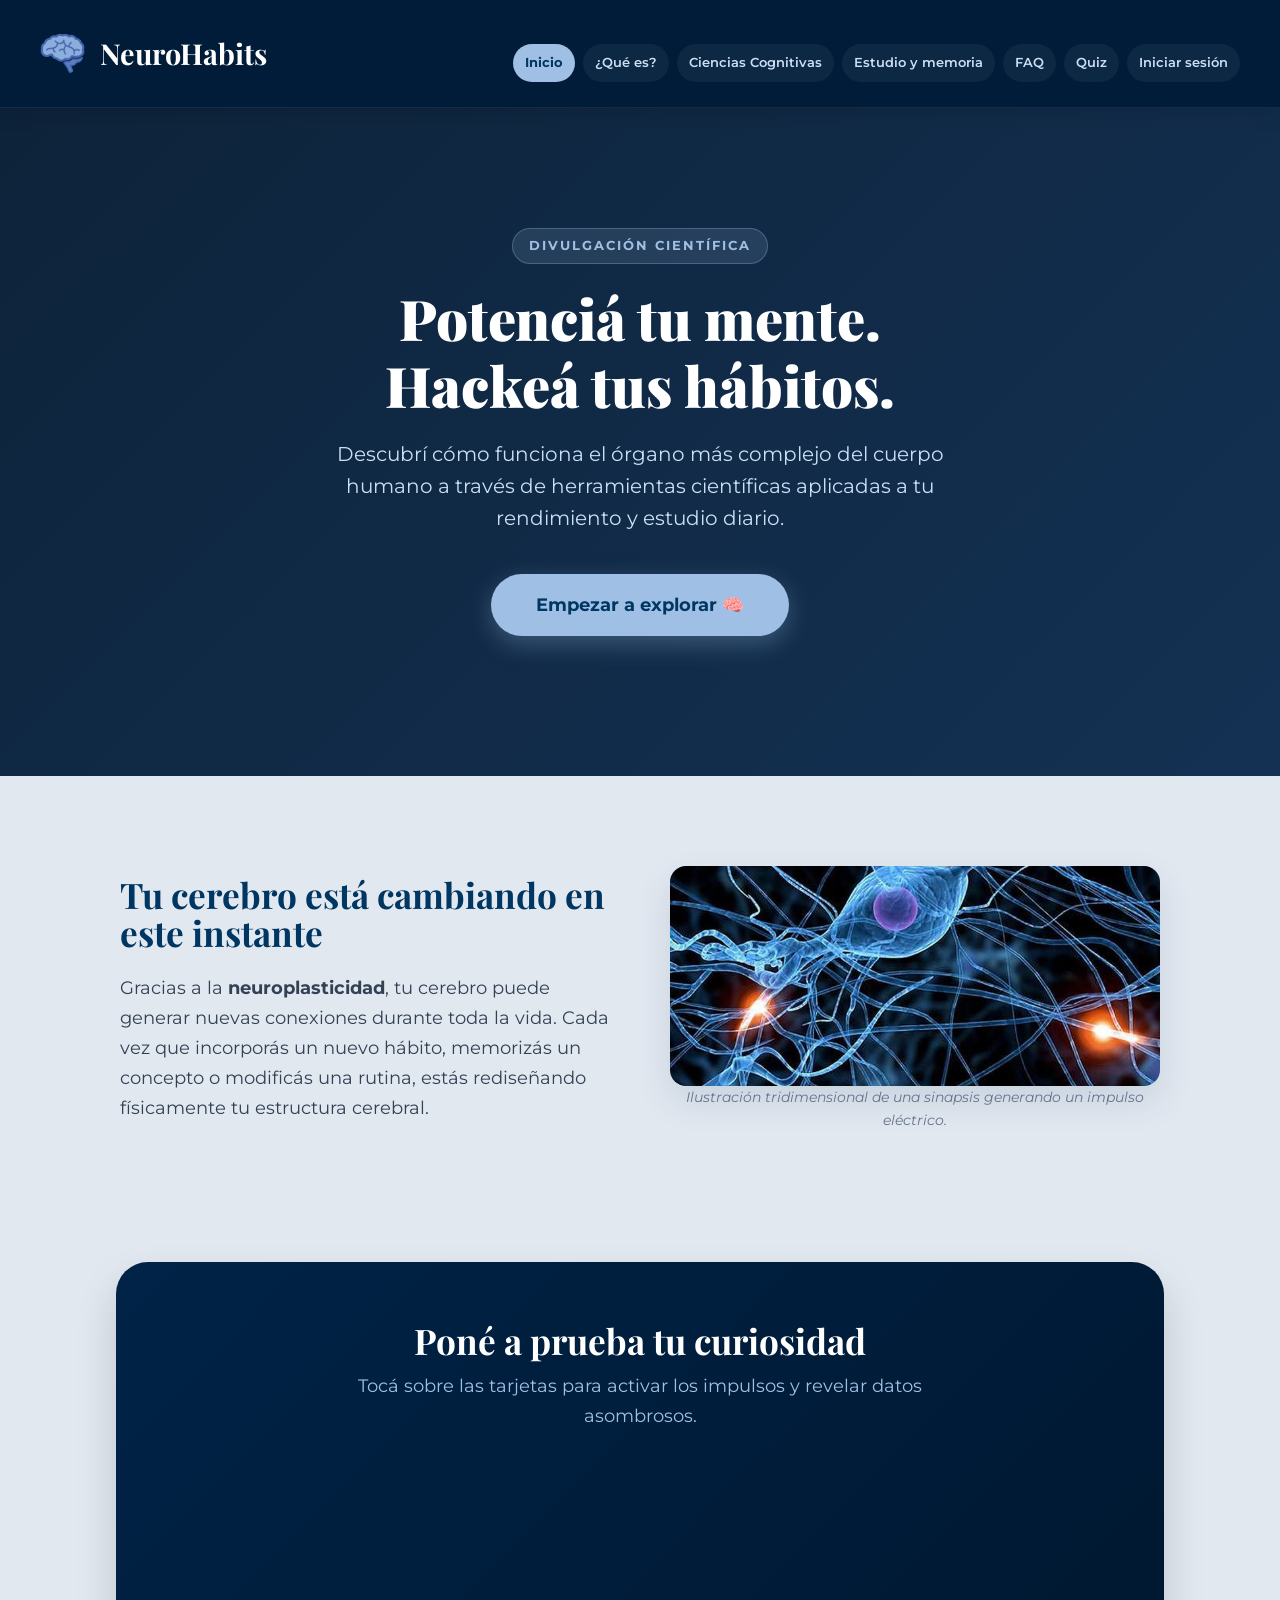
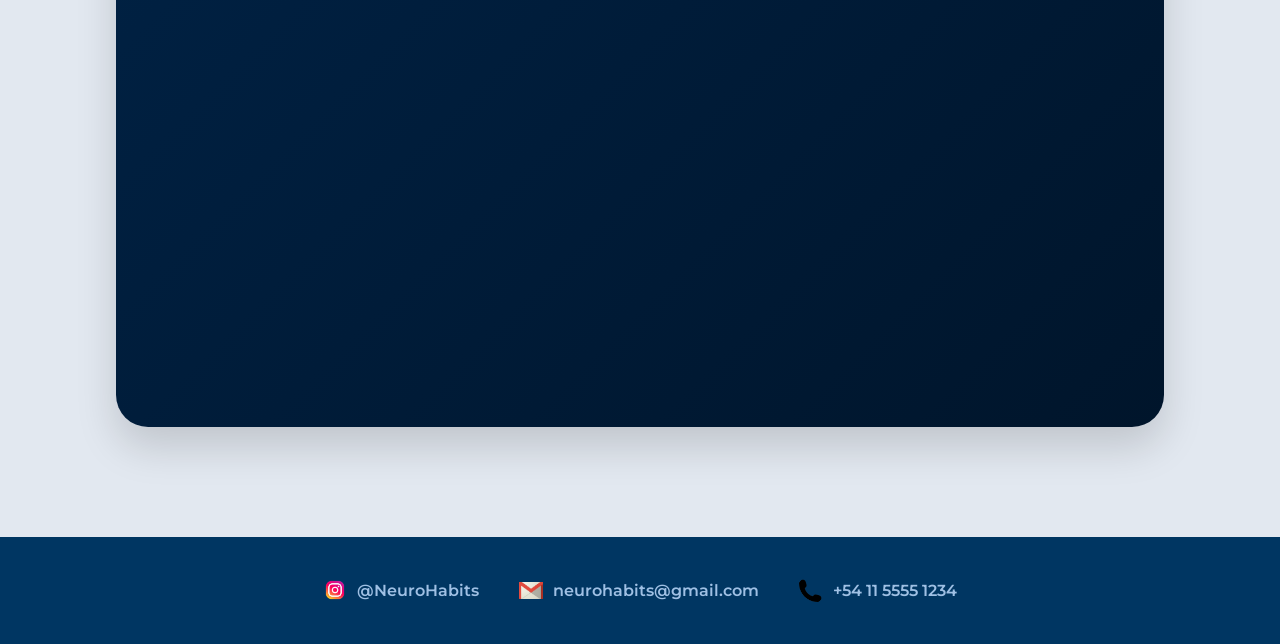
<file: index.html>
<!DOCTYPE html>
<html lang="es">
<head>
    <meta charset="UTF-8">
    <title>NeuroHabits | Hackeá tu Mente</title>
    <link href="css/estilos.css" rel="stylesheet"/>
    <meta name="viewport" content="width=device-width, initial-scale=1, shrink-to-fit=no" />
</head>
<body>

  <header class="header-principal">

       <div class="header-top">
           <img src="imagenes/logoneuro.webp" alt="Logo NeuroHabits">
           <h1>NeuroHabits</h1>
       </div>
       
       <nav class="nav-principal">
           <input type="checkbox" id="menu-toggle" class="menu-checkbox">
           <label for="menu-toggle" class="hamburger-btn">
               <span></span>
               <span></span>
               <span></span>
           </label>

           <ul class="nav-menu">
               <li><a href="index.html" class="active">Inicio</a></li> 
               <li><a href="que.html">¿Qué es?</a></li>
               <li><a href="cc.html">Ciencias Cognitivas</a></li>
               <li><a href="estudio.html">Estudio y memoria</a></li>
               <li><a href="preguntas.html">FAQ</a></li>
               <li><a href="quiz.html">Quiz</a></li> 
               <li><a href="registro.html">Iniciar sesión</a> </li>
           </ul>
       </nav>
   </header>

    <section class="hero-premium">
        <div class="hero-content">
            <span class="badge-tecnologico">DIVULGACIÓN CIENTÍFICA</span>
            <h1>Potenciá tu mente.<br>Hackeá tus hábitos.</h1>
            <p>Descubrí cómo funciona el órgano más complejo del cuerpo humano a través de herramientas científicas aplicadas a tu rendimiento y estudio diario.</p>
            <a href="#explorar" class="btn-premium">Empezar a explorar 🧠</a>
        </div>
    </section>

    <main id="explorar">
        
        <section class="seccion-presentacion">
            <div class="texto-presentacion">
                <h2>Tu cerebro está cambiando en este instante</h2>
                <p>Gracias a la <strong>neuroplasticidad</strong>, tu cerebro puede generar nuevas conexiones durante toda la vida. Cada vez que incorporás un nuevo hábito, memorizás un concepto o modificás una rutina, estás rediseñando físicamente tu estructura cerebral.</p>
            </div>
            <div class="imagen-presentacion">
                <img src="imagenes/neurociencias.jpg" alt="Redes neuronales en actividad">
                <span class="copete-imagen">Ilustración tridimensional de una sinapsis generando un impulso eléctrico.</span>
            </div>
        </section>

        <section class="seccion-tarjetas">
            <div class="tarjetas-titulos">
                <h2>Poné a prueba tu curiosidad</h2>
                <p>Tocá sobre las tarjetas para activar los impulsos y revelar datos asombrosos.</p>
            </div>

            <div class="flip-container">
                <div class="flip-card">
                    <div class="flip-card-inner">
                        <div class="flip-front">
                            <h3>🧠 ¿Sabías que...?</h3>
                        </div>
                        <div class="flip-back">
                            <p>El cerebro humano tiene aproximadamente 86 mil millones de neuronas.</p>
                        </div>
                    </div>
                </div>

                <div class="flip-card">
                    <div class="flip-card-inner">
                        <div class="flip-front">
                            <h3>😴 ¿Sabías que...?</h3>
                        </div>
                        <div class="flip-back">
                            <p>Mientras dormís, tu cerebro consolida los recuerdos del día.</p>
                        </div>
                    </div>
                </div>

                <div class="flip-card">
                    <div class="flip-card-inner">
                        <div class="flip-front">
                            <h3>⚡ ¿Sabías que...?</h3>
                        </div>
                        <div class="flip-back">
                            <p>Las señales nerviosas viajan a 430 km/h.</p>
                        </div>
                    </div>
                </div>

                <div class="flip-card">
                    <div class="flip-card-inner">
                        <div class="flip-front">
                            <h3>💤 ¿Sabías que...?</h3>
                        </div>
                        <div class="flip-back">
                            <p>El cerebro sigue activo mientras dormís, procesando información del día.</p>
                        </div>
                    </div>
                </div>

                <div class="flip-card">
                    <div class="flip-card-inner">
                        <div class="flip-front">
                            <h3>🎯 ¿Sabías que...?</h3>
                        </div>
                        <div class="flip-back">
                            <p>La técnica Pomodoro mejora la concentración dividiendo el tiempo en bloques de 25 minutos.</p>
                        </div>
                    </div>
                </div>

                <div class="flip-card">
                    <div class="flip-card-inner">
                        <div class="flip-front">
                            <h3>🔄 ¿Sabías que...?</h3>
                        </div>
                        <div class="flip-back">
                            <p>Cada vez que recordás algo, tu cerebro lo reconstruye, no lo reproduce exactamente.</p>
                        </div>
                    </div>
                </div>
            </div>
        </section>

    </main>
    
<footer class="footer-principal">
    <div class="contenedor-footer">
        
        <div class="contacto-footer">
            <div class="linea-contacto">
                <img src="imagenes/insta.png" alt="Instagram" class="icono-footer">
                <span>@NeuroHabits</span>
            </div>
            <div class="linea-contacto">
                <img src="imagenes/mail.png" alt="Email" class="icono-footer">
                <span>neurohabits@gmail.com</span>
            </div>
            <div class="linea-contacto">
                <img src="imagenes/tele.png" alt="Teléfono" class="icono-footer">
                <span>+54 11 5555 1234</span>
            </div>
        </div>

    </div>
</footer>

</body>
</html>
</file>
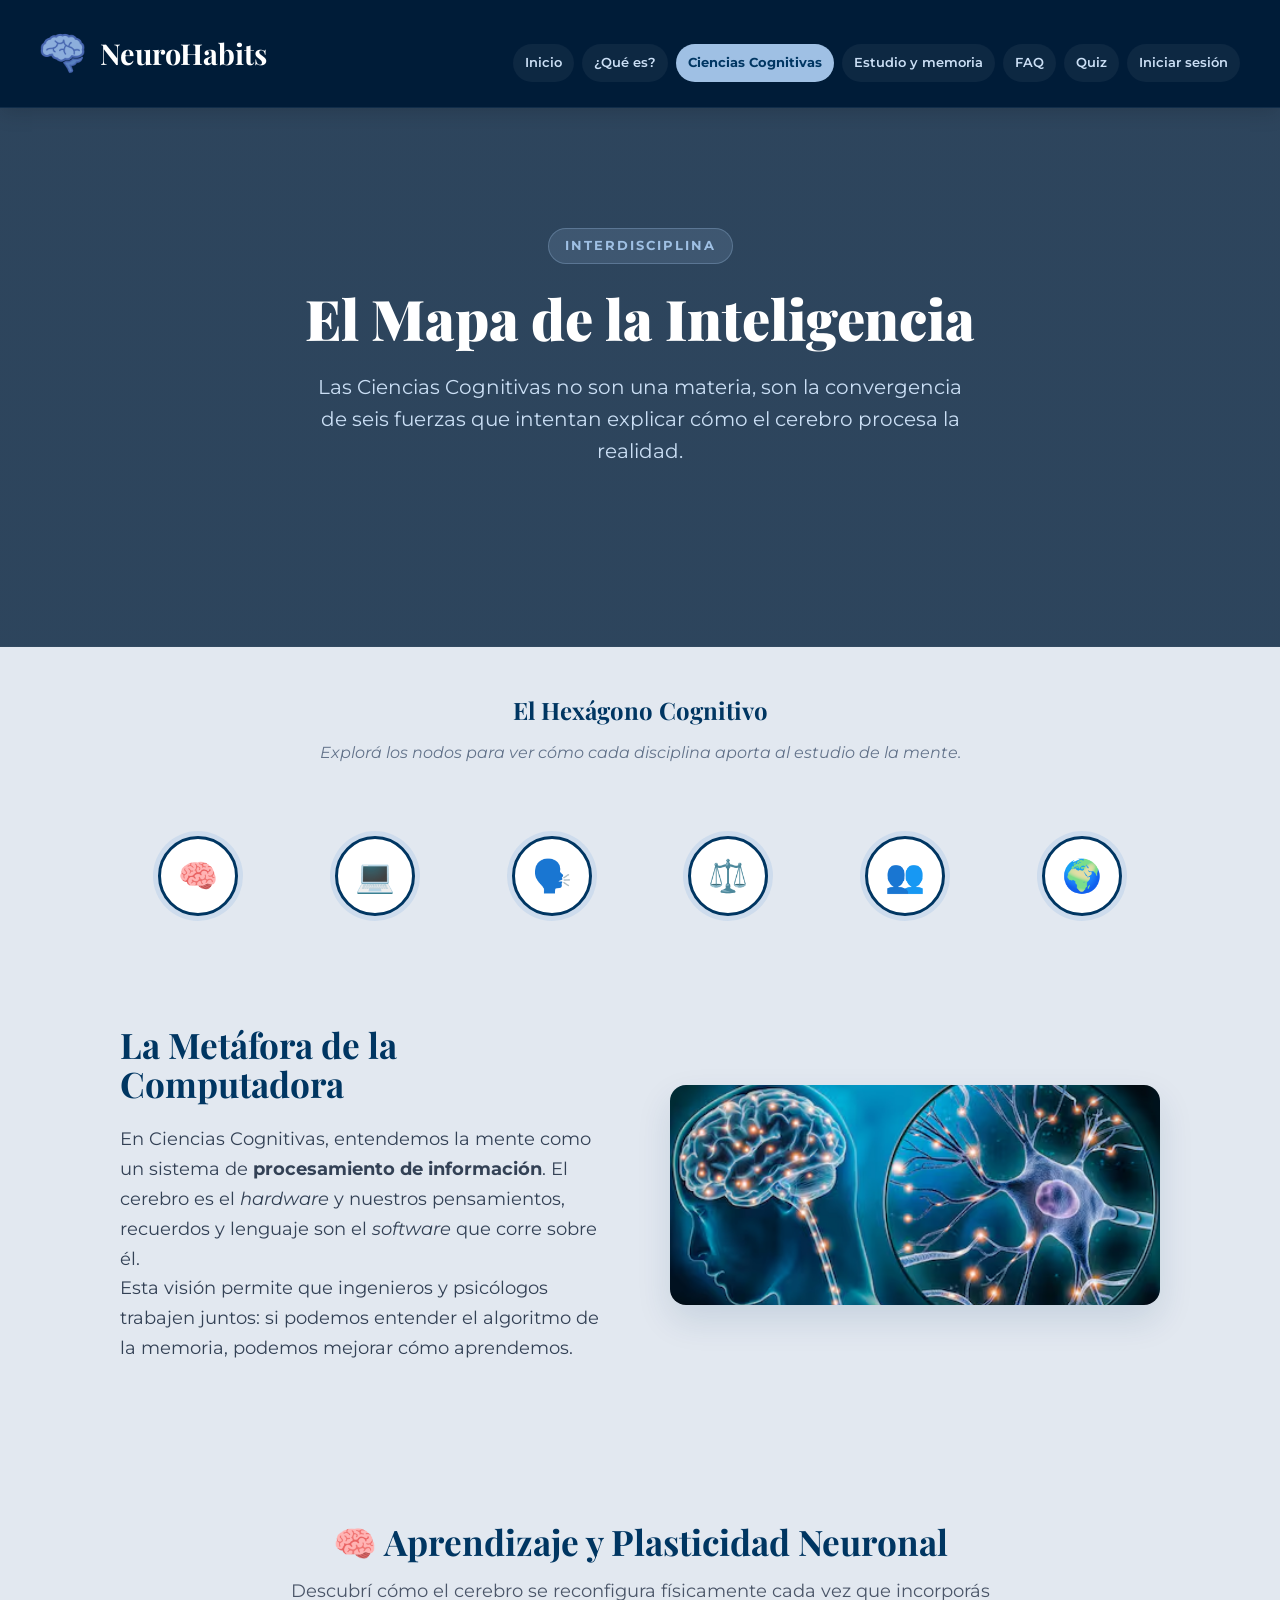
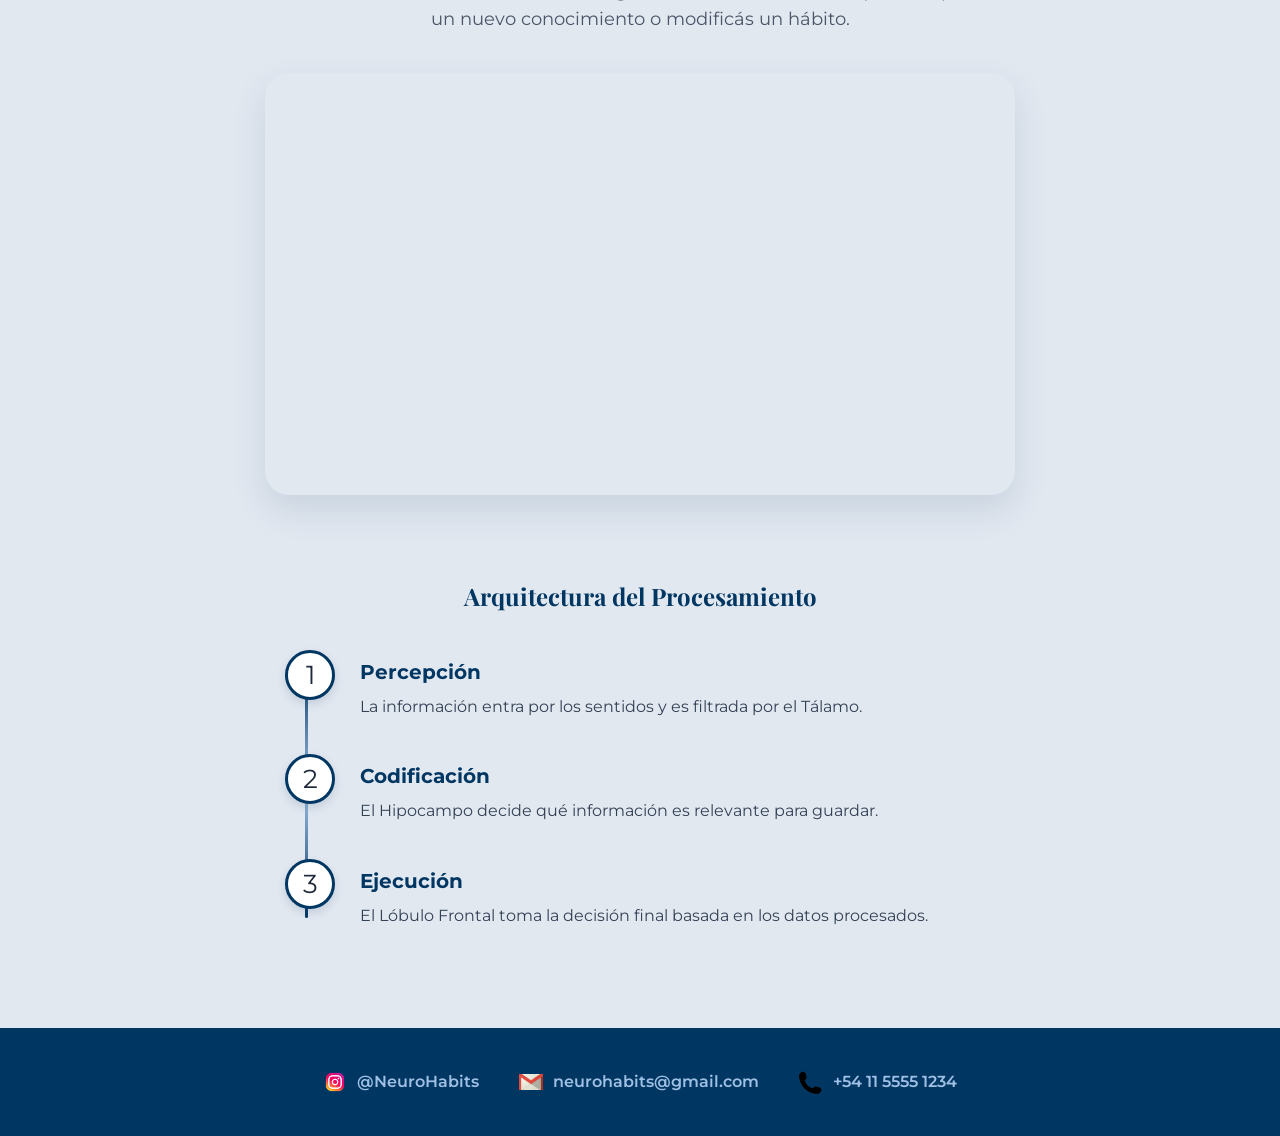
<file: cc.html>
<!DOCTYPE html>
<html lang="es">
<head>
    <meta charset="UTF-8">
    <title>Ciencias Cognitivas | El Hexágono de la Mente</title>
    <link href="css/estilos.css" rel="stylesheet"/>
    <meta name="viewport" content="width=device-width, initial-scale=1, shrink-to-fit=no" />
</head>
<body>

    <header class="header-principal">
    <div class="header-top">
        <img src="imagenes/logoneuro.webp" alt="Logo NeuroHabits">
        <h1>NeuroHabits</h1>
    </div>
    
    <nav class="nav-principal">
        <input type="checkbox" id="menu-toggle" class="menu-checkbox">
        <label for="menu-toggle" class="hamburger-btn">
            <span></span>
            <span></span>
            <span></span>
        </label>

        <ul class="nav-menu">
    <li><a href="index.html">Inicio</a></li> 
    <li><a href="que.html">¿Qué es?</a></li>
    <li><a href="cc.html" class="active">Ciencias Cognitivas</a>
    </li> <li><a href="estudio.html">Estudio y memoria</a></li>
    <li><a href="preguntas.html">FAQ</a></li>
    <li><a href="quiz.html">Quiz</a></li> 
    <li><a href="registro.html">Iniciar sesión</a> </li> 
</ul>
    </nav>
</header>

    <section class="hero-premium cc-hero">
        <div class="hero-content">
            <span class="badge-tecnologico">INTERDISCIPLINA</span>
            <h1>El Mapa de la Inteligencia</h1>
            <p>Las Ciencias Cognitivas no son una materia, son la convergencia de seis fuerzas que intentan explicar cómo el cerebro procesa la realidad.</p>
        </div>
    </section>

    <main>
        <section class="seccion-hexagono">
            <h2>El Hexágono Cognitivo</h2>
            <p class="instruccion-interactiva">Explorá los nodos para ver cómo cada disciplina aporta al estudio de la mente.</p>
            
            <div class="contenedor-nodos">
                <div class="nodo-ciencia">
                    <div class="nodo-aura"></div>
                    <div class="nodo-icono">🧠</div>
                    <div class="nodo-tooltip">
                        <h3>Neurociencia</h3>
                        <p>Estudia la base biológica y física: neuronas, sinapsis y estructuras cerebrales.</p>
                    </div>
                </div>
                <div class="nodo-ciencia">
                    <div class="nodo-aura"></div>
                    <div class="nodo-icono">💻</div>
                    <div class="nodo-tooltip">
                        <h3>Inteligencia Artificial</h3>
                        <p>Crea modelos computacionales para simular procesos mentales y razonamiento.</p>
                    </div>
                </div>
                <div class="nodo-ciencia">
                    <div class="nodo-aura"></div>
                    <div class="nodo-icono">🗣️</div>
                    <div class="nodo-tooltip">
                        <h3>Lingüística</h3>
                        <p>Analiza el lenguaje como la herramienta principal de codificación del pensamiento.</p>
                    </div>
                </div>
                <div class="nodo-ciencia">
                    <div class="nodo-aura"></div>
                    <div class="nodo-icono">⚖️</div>
                    <div class="nodo-tooltip">
                        <h3>Filosofía</h3>
                        <p>Cuestiona la naturaleza de la conciencia, la identidad y la ética de la mente.</p>
                    </div>
                </div>
                <div class="nodo-ciencia">
                    <div class="nodo-aura"></div>
                    <div class="nodo-icono">👥</div>
                    <div class="nodo-tooltip">
                        <h3>Psicología</h3>
                        <p>Observa la conducta y los procesos internos como la memoria y la percepción.</p>
                    </div>
                </div>
                <div class="nodo-ciencia">
                    <div class="nodo-aura"></div>
                    <div class="nodo-icono">🌍</div>
                    <div class="nodo-tooltip">
                        <h3>Antropología</h3>
                        <p>Estudia cómo la cultura y el entorno moldean nuestra forma de conocer.</p>
                    </div>
                </div>
            </div>
        </section>

        <section class="seccion-presentacion">
            <div class="texto-presentacion">
                <h2>La Metáfora de la Computadora</h2>
                <p>En Ciencias Cognitivas, entendemos la mente como un sistema de <strong>procesamiento de información</strong>. El cerebro es el <em>hardware</em> y nuestros pensamientos, recuerdos y lenguaje son el <em>software</em> que corre sobre él.</p>
                <p>Esta visión permite que ingenieros y psicólogos trabajen juntos: si podemos entender el algoritmo de la memoria, podemos mejorar cómo aprendemos.</p>
            </div>
            <div class="imagen-presentacion">
    <img src="imagenes/red_neuronal.jpg" alt="Red Neuronal Ciencias Cognitivas">
</div>
        </section>

        <section class="seccion-video-plasticidad">
            <h2>🧠 Aprendizaje y Plasticidad Neuronal</h2>
            <p class="bajada-video">Descubrí cómo el cerebro se reconfigura físicamente cada vez que incorporás un nuevo conocimiento o modificás un hábito.</p>
            
            <div class="reproductor-horizontal">
                <iframe 
                    src="https://www.youtube.com/embed/rrGBpZxoG9c" 
                    title="Plasticidad Neuronal Video" 
                    frameborder="0" 
                    allow="accelerometer; autoplay; clipboard-write; encrypted-media; gyroscope; picture-in-picture; web-share" 
                    allowfullscreen>
                </iframe>
            </div>
        </section>

        <section class="seccion-flujo-brain">
            <h2>Arquitectura del Procesamiento</h2>
            <ul class="mapa-cerebro">
                <li class="zona-nodo">
                    <div class="zona-icono">1</div>
                    <div class="zona-contenido">
                        <h3>Percepción</h3>
                        <p>La información entra por los sentidos y es filtrada por el Tálamo.</p>
                    </div>
                </li>
                <li class="zona-nodo">
                    <div class="zona-icono">2</div>
                    <div class="zona-contenido">
                        <h3>Codificación</h3>
                        <p>El Hipocampo decide qué información es relevante para guardar.</p>
                    </div>
                </li>
                <li class="zona-nodo">
                    <div class="zona-icono">3</div>
                    <div class="zona-contenido">
                        <h3>Ejecución</h3>
                        <p>El Lóbulo Frontal toma la decisión final basada en los datos procesados.</p>
                    </div>
                </li>
            </ul>
        </section>
    </main>

    <footer class="footer-principal">
    <div class="contenedor-footer">
        
        <div class="contacto-footer">
            <div class="linea-contacto">
                <img src="imagenes/insta.png" alt="Instagram" class="icono-footer">
                <span>@NeuroHabits</span>
            </div>
            <div class="linea-contacto">
                <img src="imagenes/mail.png" alt="Email" class="icono-footer">
                <span>neurohabits@gmail.com</span>
            </div>
            <div class="linea-contacto">
                <img src="imagenes/tele.png" alt="Teléfono" class="icono-footer">
                <span>+54 11 5555 1234</span>
            </div>
        </div>

    </div>
</footer>
</body>
</html>
</file>
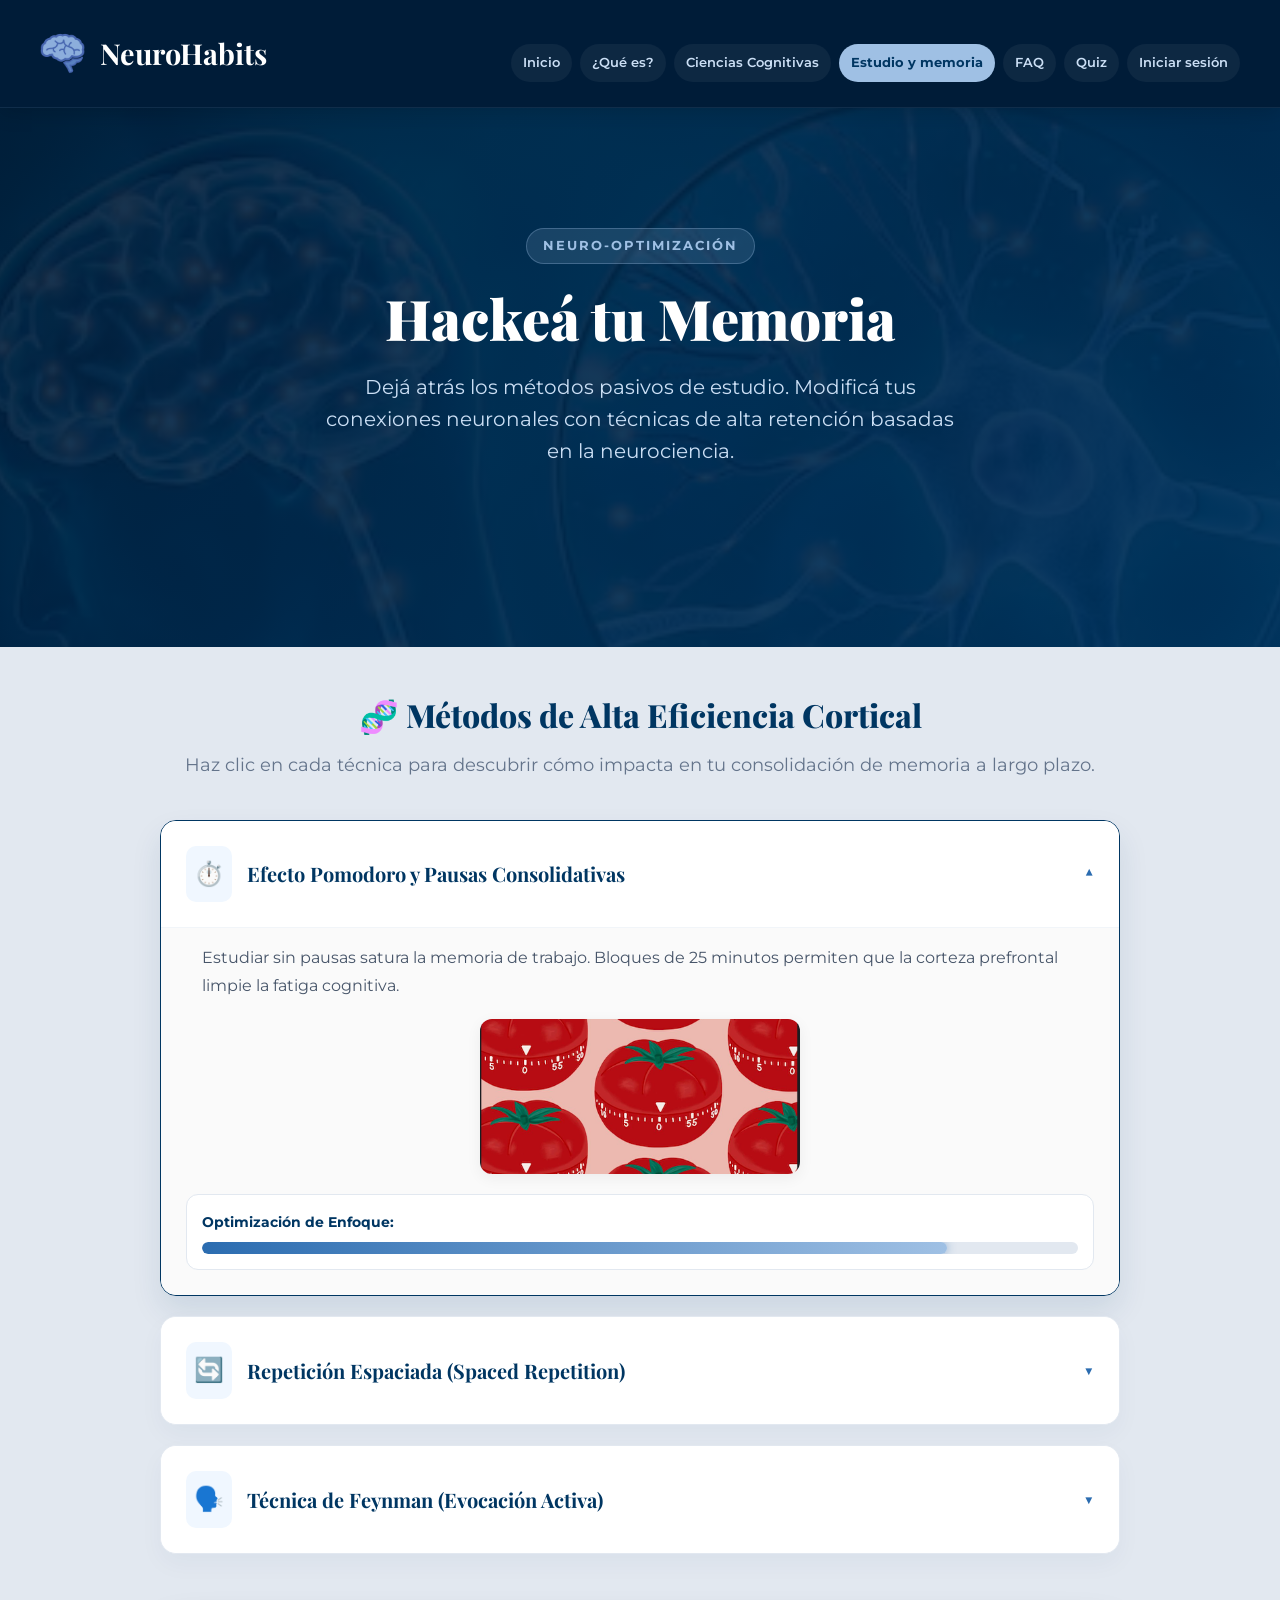
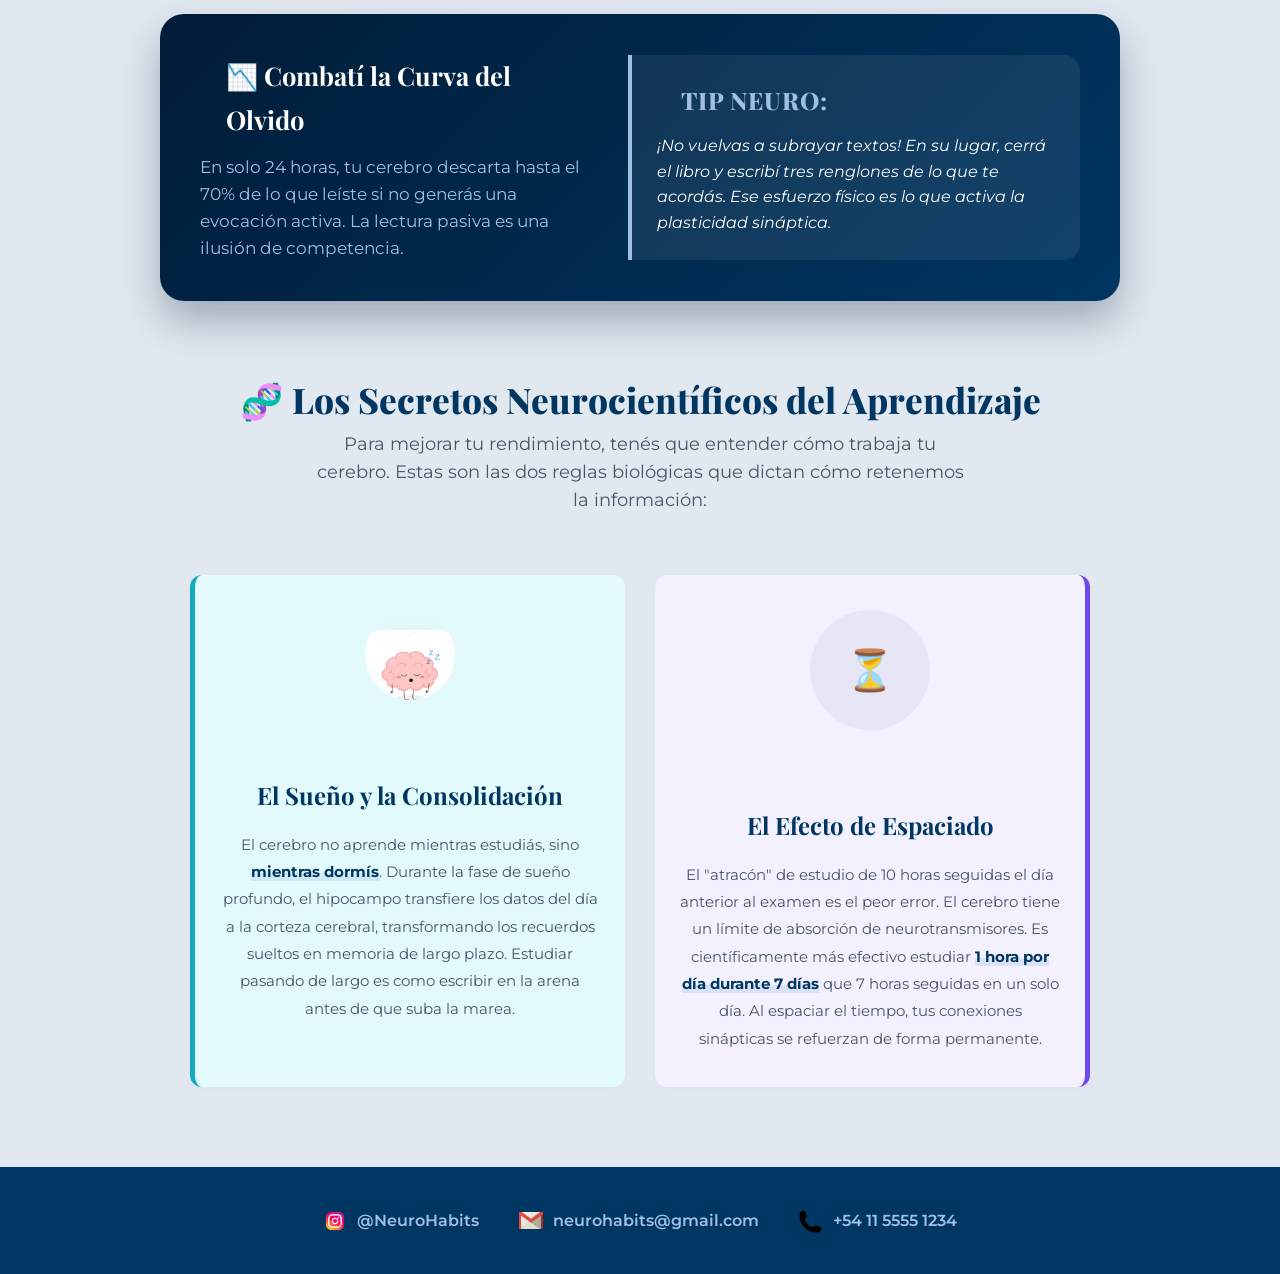
<file: estudio.html>
<!DOCTYPE html>
<html lang="es">
<head>
    <meta charset="UTF-8">
    <title>NeuroHabits | Tendencias</title>
    <link href="css/estilos.css" rel="stylesheet"/>
    <meta name="viewport" content="width=device-width, initial-scale=1, shrink-to-fit=no" />
</head>
<body>
    
    <header class="header-principal">
    <div class="header-top">
        <img src="imagenes/logoneuro.webp" alt="Logo NeuroHabits">
        <h1>NeuroHabits</h1>
    </div>
    
    <nav class="nav-principal">
        <input type="checkbox" id="menu-toggle" class="menu-checkbox">
        <label for="menu-toggle" class="hamburger-btn">
            <span></span>
            <span></span>
            <span></span>
        </label>

        <ul class="nav-menu">
    <li><a href="index.html">Inicio</a></li> 
    <li><a href="que.html">¿Qué es?</a></li>
    <li><a href="cc.html">Ciencias Cognitivas</a></li>
    <li><a href="estudio.html" class="active">Estudio y memoria</a></li> 
    <li><a href="preguntas.html">FAQ</a></li>
    <li><a href="quiz.html">Quiz</a></li> 
    <li><a href="registro.html">Iniciar sesión</a> </li> 
</ul>
    </nav>
</header>

    <section class="hero-premium estudio-hero">
        <div class="hero-content">
            <span class="badge-tecnologico">NEURO-OPTIMIZACIÓN</span>
            <h1>Hackeá tu Memoria</h1>
            <p>Dejá atrás los métodos pasivos de estudio. Modificá tus conexiones neuronales con técnicas de alta retención basadas en la neurociencia.</p>
        </div>
    </section>

    <main class="contenedor-estudio">
        
        <h2 class="subtitulo-seccion">🧬 Métodos de Alta Eficiencia Cortical</h2>
        <p class="bajada-seccion">Haz clic en cada técnica para descubrir cómo impacta en tu consolidación de memoria a largo plazo.</p>

        <section class="grilla-tendencias">
            
            <details class="tarjeta-neuro-estudio" open>
                <summary>
                    <div class="header-tarjeta-estudio">
                        <span class="icono-estudio">⏱️</span>
                        <h3>Efecto Pomodoro y Pausas Consolidativas</h3>
                    </div>
                    <span class="flecha-estudio">▼</span>
                </summary>
                <div class="contenido-tarjeta-estudio">
                    <p>Estudiar sin pausas satura la memoria de trabajo. Bloques de 25 minutos permiten que la corteza prefrontal limpie la fatiga cognitiva.</p>
                    
                    <img src="imagenes/pomodoro.png" alt="Método Pomodoro" class="img-tecnicas-estudio">

                    <div class="metrica-retencion">
                        <span class="label-retencion">Optimización de Enfoque:</span>
                        <div class="barra-progreso-neuro"><div class="progreso-barra b-pomodoro"></div></div>
                    </div>
                </div>
            </details>

            <details class="tarjeta-neuro-estudio">
                <summary>
                    <div class="header-tarjeta-estudio">
                        <span class="icono-estudio">🔄</span>
                        <h3>Repetición Espaciada (Spaced Repetition)</h3>
                    </div>
                    <span class="flecha-estudio">▼</span>
                </summary>
                <div class="contenido-tarjeta-estudio">
                    <p>Repasar la información justo antes de olvidarla engaña al cerebro para que entienda que ese dato es crucial, forzando la síntesis de proteínas en el hipocampo.</p>
                    
                    <img src="imagenes/repeticion.png" alt="Repetición Espaciada" class="img-tecnicas-estudio">

                    <div class="metrica-retencion">
                        <span class="label-retencion">Retención a Largo Plazo:</span>
                        <div class="barra-progreso-neuro"><div class="progreso-barra b-repeticion"></div></div>
                    </div>
                </div>
            </details>

            <details class="tarjeta-neuro-estudio">
                <summary>
                    <div class="header-tarjeta-estudio">
                        <span class="icono-estudio">🗣️</span>
                        <h3>Técnica de Feynman (Evocación Activa)</h3>
                    </div>
                    <span class="flecha-estudio">▼</span>
                </summary>
                <div class="contenido-tarjeta-estudio">
                    <p>Explicar un concepto complejo con palabras ultra sencillas obliga a tu red semántica a reorganizar el conocimiento, revelando instantáneamente los baches de tu aprendizaje.</p>
                    
                    <img src="imagenes/fenman.png" alt="Técnica de Feynman" class="img-tecnicas-estudio">

                    <div class="metrica-retencion">
                        <span class="label-retencion">Profundidad del Entendimiento:</span>
                        <div class="barra-progreso-neuro"><div class="progreso-barra b-feynman"></div></div>
                    </div>
                </div>
            </details>

        </section>

        <section class="banner-curva-olvido">
            <div class="texto-curva">
                <h3>📉 Combatí la Curva del Olvido</h3>
                <p>En solo 24 horas, tu cerebro descarta hasta el 70% de lo que leíste si no generás una evocación activa. La lectura pasiva es una ilusión de competencia.</p>
            </div>
            <div class="destaque-neuro-box">
                <h4>Tip Neuro:</h4>
                <p>¡No vuelvas a subrayar textos! En su lugar, cerrá el libro y escribí tres renglones de lo que te acordás. Ese esfuerzo físico es lo que activa la plasticidad sináptica.</p>
            </div>
        </section>

       <section class="seccion-neuro-aprendizaje">
    <div class="titulo-neuro-aprendizaje">
        <h2>🧬 Los Secretos Neurocientíficos del Aprendizaje</h2>
        <p>Para mejorar tu rendimiento, tenés que entender cómo trabaja tu cerebro. Estas son las dos reglas biológicas que dictan cómo retenemos la información:</p>
    </div>

    <div class="bloques-neuro-fluidos">
        
        <div class="fila-neuro tarjeta-consolidacion">
            <div class="icono-sueno-zzz">
                <img src="imagenes/zzz.jpg" alt="El Sueño y la Consolidación">
            </div>
            <div class="neuro-texto">
                <h3>El Sueño y la Consolidación</h3>
                <p>El cerebro no aprende mientras estudiás, sino <strong>mientras dormís</strong>. Durante la fase de sueño profundo, el hipocampo transfiere los datos del día a la corteza cerebral, transformando los recuerdos sueltos en memoria de largo plazo. Estudiar pasando de largo es como escribir en la arena antes de que suba la marea.</p>
            </div>
        </div>
        
        <div class="fila-neuro tarjeta-espaciado">
            <div class="neuro-emoji">⏳</div>
            <div class="neuro-texto">
                <h3>El Efecto de Espaciado</h3>
                <p>El "atracón" de estudio de 10 horas seguidas el día anterior al examen es el peor error. El cerebro tiene un límite de absorción de neurotransmisores. Es científicamente más efectivo estudiar <strong>1 hora por día durante 7 días</strong> que 7 horas seguidas en un solo día. Al espaciar el tiempo, tus conexiones sinápticas se refuerzan de forma permanente.</p>
            </div>
        </div>
    </div>
</section>

    </main>

  <footer class="footer-principal">
    <div class="contenedor-footer">
        
        <div class="contacto-footer">
            <div class="linea-contacto">
                <img src="imagenes/insta.png" alt="Instagram" class="icono-footer">
                <span>@NeuroHabits</span>
            </div>
            <div class="linea-contacto">
                <img src="imagenes/mail.png" alt="Email" class="icono-footer">
                <span>neurohabits@gmail.com</span>
            </div>
            <div class="linea-contacto">
                <img src="imagenes/tele.png" alt="Teléfono" class="icono-footer">
                <span>+54 11 5555 1234</span>
            </div>
        </div>

    </div>
</footer>
</body>
</html>
</file>
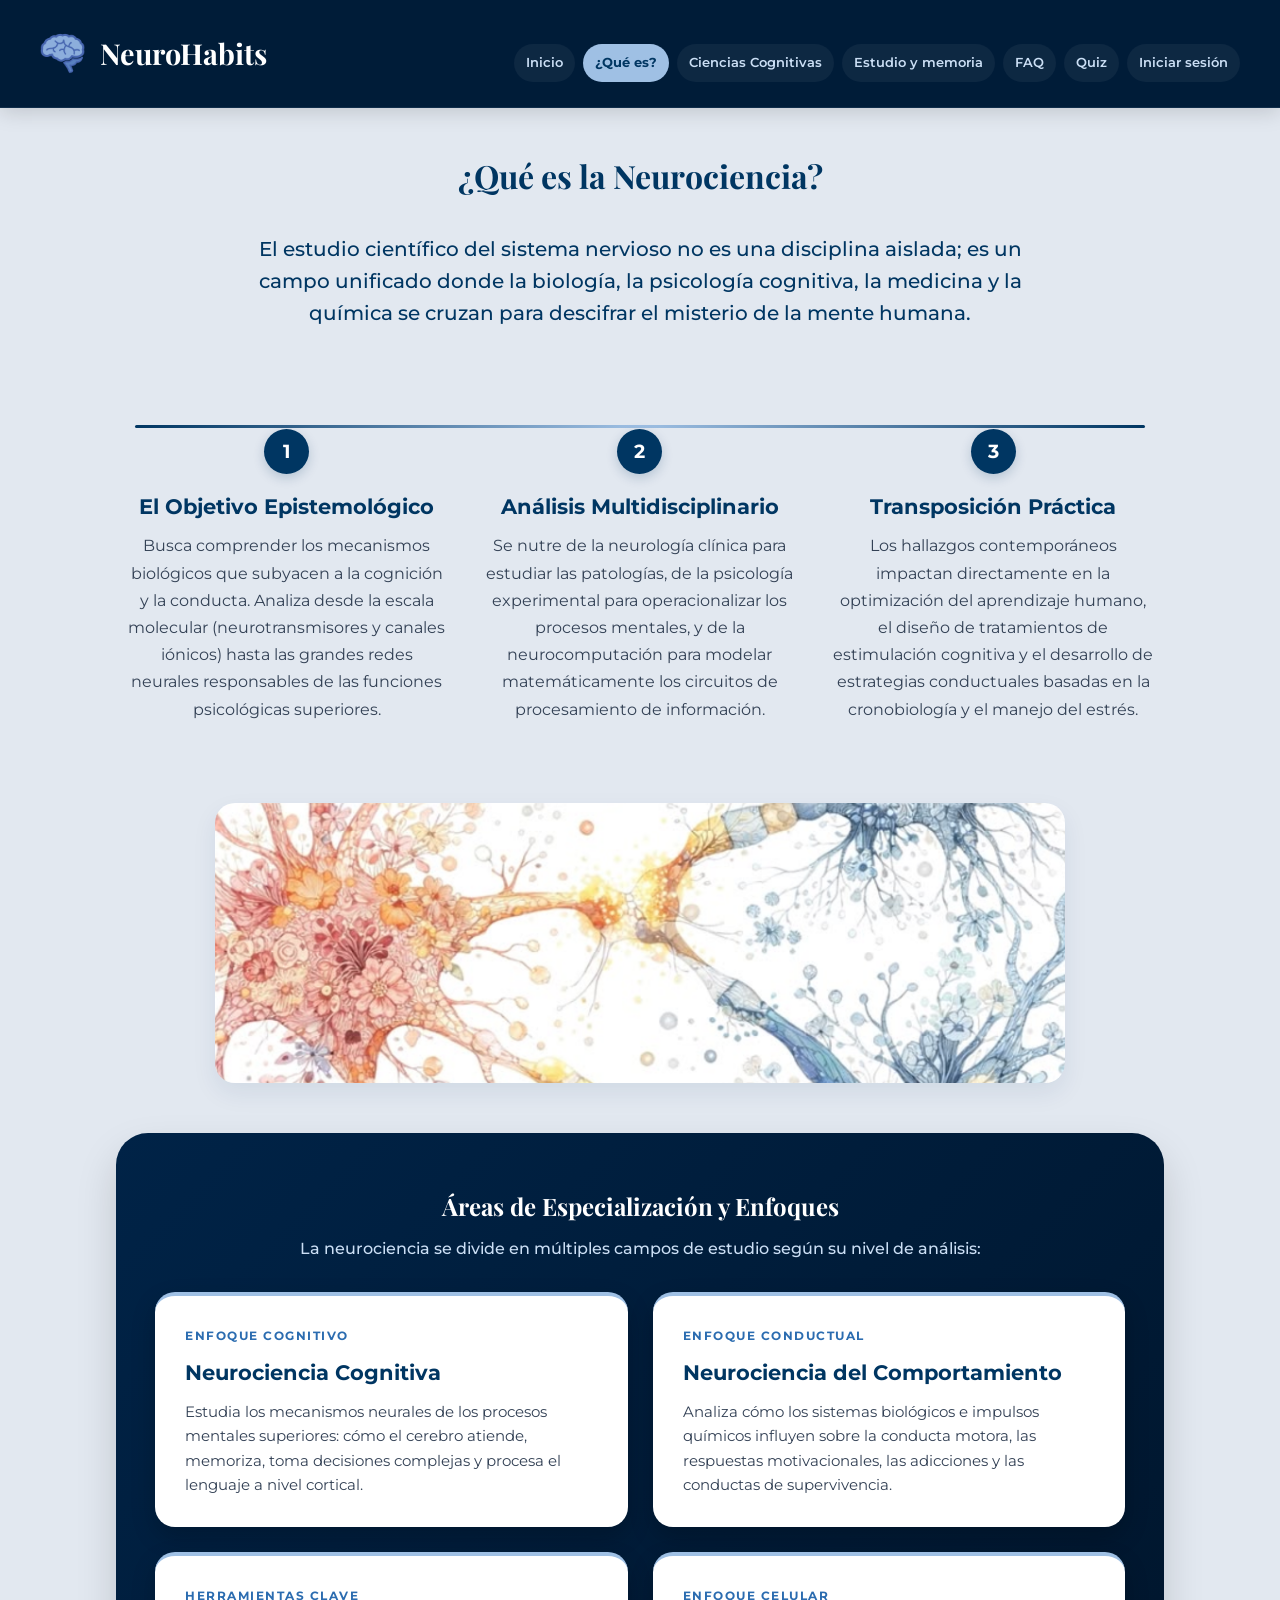
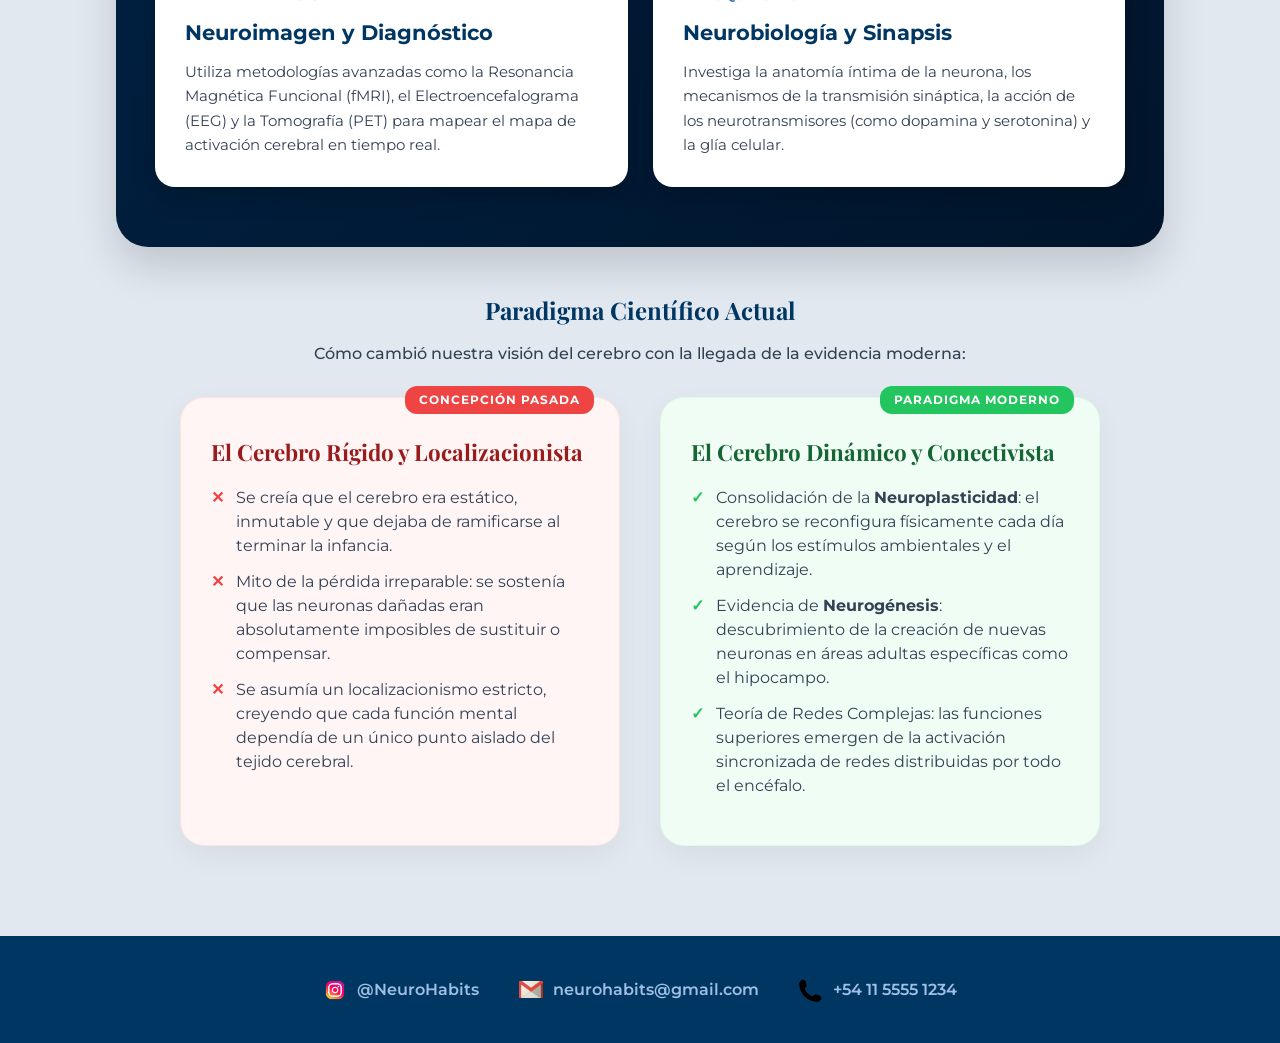
<file: que.html>
<!DOCTYPE html>
<html lang="es">
    <head>
        <meta charset="UTF-8">
        <title>NeuroHabits</title>
        <link href="css/estilos.css" rel="stylesheet"/>
        <meta name="viewport" content="width=device-width, initial-scale=1,shrink-to-fit=no" />
    </head>
    <body>
      
        <header class="header-principal">
    <div class="header-top">
        <img src="imagenes/logoneuro.webp" alt="Logo NeuroHabits">
        <h1>NeuroHabits</h1>
    </div>
    
    <nav class="nav-principal">
        <input type="checkbox" id="menu-toggle" class="menu-checkbox">
        <label for="menu-toggle" class="hamburger-btn">
            <span></span>
            <span></span>
            <span></span>
        </label>

        <ul class="nav-menu">
    <li><a href="index.html">Inicio</a></li> 
    <li><a href="que.html" class="active">¿Qué es?</a></li> 
    <li><a href="cc.html">Ciencias Cognitivas</a></li>
    <li><a href="estudio.html">Estudio y memoria</a></li>
    <li><a href="preguntas.html">FAQ</a></li>
    <li><a href="quiz.html">Quiz</a></li> 
    <li><a href="registro.html">Iniciar sesión</a> </li>
</ul>
    </nav>
</header>

        <main>
            <h1>¿Qué es la Neurociencia?</h1>
            
            <p class="bajada-moderna">
                El estudio científico del sistema nervioso no es una disciplina aislada; es un campo unificado donde la biología, la psicología cognitiva, la medicina y la química se cruzan para descifrar el misterio de la mente humana.
            </p>

            <ul class="recorrido-conceptual">
                <li class="nodo-concepto">
                    <div class="nodo-numero">1</div>
                    <div class="nodo-info">
                        <h3>El Objetivo Epistemológico</h3>
                        <p>Busca comprender los mecanismos biológicos que subyacen a la cognición y la conducta. Analiza desde la escala molecular (neurotransmisores y canales iónicos) hasta las grandes redes neurales responsables de las funciones psicológicas superiores.</p>
                    </div>
                </li>
                <li class="nodo-concepto">
                    <div class="nodo-numero">2</div>
                    <div class="nodo-info">
                        <h3>Análisis Multidisciplinario</h3>
                        <p>Se nutre de la neurología clínica para estudiar las patologías, de la psicología experimental para operacionalizar los procesos mentales, y de la neurocomputación para modelar matemáticamente los circuitos de procesamiento de información.</p>
                    </div>
                </li>
                <li class="nodo-concepto">
                    <div class="nodo-numero">3</div>
                    <div class="nodo-info">
                        <h3>Transposición Práctica</h3>
                        <p>Los hallazgos contemporáneos impactan directamente en la optimización del aprendizaje humano, el diseño de tratamientos de estimulación cognitiva y el desarrollo de estrategias conductuales basadas en la cronobiología y el manejo del estrés.</p>
                    </div>
                </li>
            </ul>

            <section class="seccion-foto-que">
            <img src="imagenes/que.png" alt="¿Qué es NeuroHabits?" class="foto-que-estilo">
        </section>

            <section class="seccion-especializaciones">
                <h2>Áreas de Especialización y Enfoques</h2>
                <p style="text-align: center; font-weight: 500; margin-bottom: 30px; color: #cbdff5;">La neurociencia se divide en múltiples campos de estudio según su nivel de análisis:</p>
                
                <div class="grilla-ramas">
                    <div class="rama-card">
                        <span class="rama-tag">ENFOQUE COGNITIVO</span>
                        <h3>Neurociencia Cognitiva</h3>
                        <p>Estudia los mecanismos neurales de los procesos mentales superiores: cómo el cerebro atiende, memoriza, toma decisiones complejas y procesa el lenguaje a nivel cortical.</p>
                    </div>
                    <div class="rama-card">
                        <span class="rama-tag">ENFOQUE CONDUCTUAL</span>
                        <h3>Neurociencia del Comportamiento</h3>
                        <p>Analiza cómo los sistemas biológicos e impulsos químicos influyen sobre la conducta motora, las respuestas motivacionales, las adicciones y las conductas de supervivencia.</p>
                    </div>
                    <div class="rama-card">
                        <span class="rama-tag">HERRAMIENTAS CLAVE</span>
                        <h3>Neuroimagen y Diagnóstico</h3>
                        <p>Utiliza metodologías avanzadas como la Resonancia Magnética Funcional (fMRI), el Electroencefalograma (EEG) y la Tomografía (PET) para mapear el mapa de activación cerebral en tiempo real.</p>
                    </div>
                    <div class="rama-card">
                        <span class="rama-tag">ENFOQUE CELULAR</span>
                        <h3>Neurobiología y Sinapsis</h3>
                        <p>Investiga la anatomía íntima de la neurona, los mecanismos de la transmisión sináptica, la acción de los neurotransmisores (como dopamina y serotonina) y la glía celular.</p>
                    </div>
                </div>
            </section>

            <h2 style="margin-top: 60px;">Paradigma Científico Actual</h2>
            <p style="text-align: center; font-weight: 500; margin-bottom: 30px;">Cómo cambió nuestra visión del cerebro con la llegada de la evidencia moderna:</p>
            
            <div class="comparacion-moderna">
                <div class="bloque-antes">
                    <span class="etiqueta-tiempo epoca-pasada">CONCEPCIÓN PASADA</span>
                    <h3>El Cerebro Rígido y Localizacionista</h3>
                    <ul>
                        <li>Se creía que el cerebro era estático, inmutable y que dejaba de ramificarse al terminar la infancia.</li>
                        <li>Mito de la pérdida irreparable: se sostenía que las neuronas dañadas eran absolutamente imposibles de sustituir o compensar.</li>
                        <li>Se asumía un localizacionismo estricto, creyendo que cada función mental dependía de un único punto aislado del tejido cerebral.</li>
                    </ul>
                </div>
                
                <div class="bloque-ahora">
                    <span class="etiqueta-tiempo epoca-actual">PARADIGMA MODERNO</span>
                    <h3>El Cerebro Dinámico y Conectivista</h3>
                    <ul>
                        <li>Consolidación de la <strong>Neuroplasticidad</strong>: el cerebro se reconfigura físicamente cada día según los estímulos ambientales y el aprendizaje.</li>
                        <li>Evidencia de <strong>Neurogénesis</strong>: descubrimiento de la creación de nuevas neuronas en áreas adultas específicas como el hipocampo.</li>
                        <li>Teoría de Redes Complejas: las funciones superiores emergen de la activación sincronizada de redes distribuidas por todo el encéfalo.</li>
                    </ul>
                </div>
            </div>
        </main>

        <footer class="footer-principal">
    <div class="contenedor-footer">
        
        <div class="contacto-footer">
            <div class="linea-contacto">
                <img src="imagenes/insta.png" alt="Instagram" class="icono-footer">
                <span>@NeuroHabits</span>
            </div>
            <div class="linea-contacto">
                <img src="imagenes/mail.png" alt="Email" class="icono-footer">
                <span>neurohabits@gmail.com</span>
            </div>
            <div class="linea-contacto">
                <img src="imagenes/tele.png" alt="Teléfono" class="icono-footer">
                <span>+54 11 5555 1234</span>
            </div>
        </div>

    </div>
</footer>
    </body>
</html>
</file>
<file: css/estilos.css>
@import url('https://fonts.googleapis.com/css2?family=Montserrat:wght@400;500;600;700&family=Playfair+Display:ital,wght@0,400..900;1,400..900&display=swap');

* {
    margin: 0;
    padding: 0;
    border: 0;
    box-sizing: border-box;
    max-width: 100%;
}

body {
    font-family: 'Montserrat', sans-serif;
    background-color: #e2e8f0; 
    color: #1e293b;
    line-height: 1.7;
    background-image: none; 
}

body:has(.main-quiz) {
    background-image: url('../imagenes/fondo.png') !important; 
    background-repeat: no-repeat !important; 
    background-position: center center !important;
    background-size: cover !important; 
    background-attachment: fixed !important;
    min-height: 100vh;
}

main {
    max-width: 1100px;
    margin: 0 auto;
    padding: 10px;
}

main img {
    margin: 20px auto;
    display: block;
    border-radius: 16px;
    box-shadow: 0 8px 20px rgba(0,0,0,0.07);
}

main h1 {
    margin-top: 40px !important;
    margin-bottom: 20px !important;
}

h1, h2, h3, h4 {
    font-family: "Playfair Display", serif;
    color: #003662;
    margin-bottom: 25px;
}

h1, h2, .presentacion-color h1, .presentacion-color h2 {
    text-align: center;
    line-height: 1.1;
    margin-top: 0px !important;
    margin-bottom: 10px !important;
    padding-top: 0px !important;
    padding-bottom: 0px !important;
}

h3, h4 {
    margin: 1.5em 1em 0.5em 1em;
}

h4 {
    font-size: 1.5rem;
}

p {
    font-family: 'Montserrat', sans-serif;
    font-size: 1rem;
    line-height: 1.7;
    color: #334155;
    margin: 1em;
}

header.header-principal {
    background-color: #001c38 !important; 
    width: 100%;
    padding: 20px 40px !important;      
    display: flex !important;
    flex-direction: row !important;      
    align-items: center !important;      
    justify-content: space-between !important; 
    box-shadow: 0 4px 20px rgba(0, 0, 0, 0.15); 
    position: relative; 
    top: 0;
    z-index: 1000;
    border-bottom: 1px solid rgba(159, 192, 228, 0.1);
}

.header-top {
    display: flex;
    flex-direction: row;
    justify-content: center;
    align-items: center;
    gap: 15px;
    width: 100%;
}

.header-top img {
    width: 45px;
    height: auto;
}

.header-top h1 {
    margin: 0 !important;
    font-size: 1.8rem;
    color: #ffffff !important;
}

nav {
    width: 100%;
}

nav ul.nav-menu {
    list-style: none;
    display: flex;
    flex-direction: column;
    align-items: center;
    gap: 10px;
    padding: 0;
    margin-top: 1.2em;
}

nav ul.nav-menu li a {
    display: block;
    background-color: rgba(255, 255, 255, 0.05); 
    color: #cbdff5 !important;
    padding: 20px 20px;
    border-radius: 25px;
    text-decoration: none;
    font-weight: 600;
    font-size: 0.9rem;
    transition: all 0.3s ease;
}

nav ul.nav-menu li a:hover, 
nav ul.nav-menu li a.active {
    background-color: #9fc0e4 !important; 
    color: #003662 !important;
}

nav ul.nav-menu li a.active {
    font-weight: 700 !important;
    border-radius: 30px !important;  
    border-bottom: none !important;     
    display: inline-block;
}

.menu-checkbox {
    display: none !important;
}

.hamburger-btn {
    display: none !important;
}

.hero-premium {
    background: linear-gradient(-45deg, #001c38, #003662, #16365c, #0d233a);
    background-size: 400% 400%;
    animation: gradienteAnimado 12s ease infinite;
    color: #ffffff;
    text-align: center;
    padding: 120px 20px 140px 20px;
    position: relative;
    overflow: hidden;
}

.badge-tecnologico {
    background-color: rgba(159, 192, 228, 0.15);
    color: #9fc0e4;
    padding: 6px 16px;
    border-radius: 20px;
    font-size: 0.8rem;
    font-weight: 700;
    letter-spacing: 2px;
    display: inline-block;
    margin-bottom: 20px;
    border: 1px solid rgba(159, 192, 228, 0.3);
}

.hero-premium h1 {
    color: #ffffff !important;
    font-size: 3.5rem !important;
    line-height: 1.2 !important;
    margin: 0 0 20px 0 !important;
    font-weight: 900;
}

.hero-premium p {
    color: #cbdff5;
    max-width: 650px;
    margin: 0 auto 40px auto;
    font-size: 1.25rem;
    line-height: 1.6;
}

.btn-premium {
    display: inline-block;
    background-color: #9fc0e4;
    color: #003662;
    text-decoration: none;
    padding: 16px 45px;
    border-radius: 35px;
    font-weight: 700;
    font-size: 1.1rem;
    box-shadow: 0 8px 25px rgba(159, 192, 228, 0.3);
    transition: all 0.3s cubic-bezier(0.4, 0, 0.2, 1);
    animation: pulsoEnergia 2.5s infinite;
}

.btn-premium:hover {
    background-color: #ffffff;
    transform: scale(1.05) translateY(-3px);
    box-shadow: 0 12px 30px rgba(255, 255, 255, 0.4);
}

.seccion-presentacion {
    display: flex;
    flex-direction: column;
    gap: 40px;
    padding: 80px 20px;
    max-width: 1100px;
    margin: 0 auto;
    align-items: center;
}

.texto-presentacion {
    flex: 1;
}

.texto-presentacion h2 {
    text-align: left !important;
    margin: 0 0 20px 0 !important;
    font-size: 2.2rem;
}

.texto-presentacion p {
    margin: 0;
    font-size: 1.1rem;
    color: #334155;
    background: transparent !important;
    border: none !important;
    padding: 0 !important;
    box-shadow: none !important;
    text-align: left !important;
}

.imagen-presentacion {
    flex: 1;
    width: 100%;
    max-width: 500px;
}

.imagen-presentacion img {
    width: 100%;
    height: 320px;
    object-fit: cover;
    border-radius: 24px;
    box-shadow: 0 15px 35px rgba(0, 54, 98, 0.12);
    margin: 0 0 10px 0;
}

.copete-imagen {
    font-size: 0.85rem;
    color: #64748b;
    font-style: italic;
    display: block;
    text-align: center;
}

.seccion-tarjetas {
    background: linear-gradient(135deg, #002347 0%, #00152b 100%);
    padding: 60px 30px;
    margin: 50px 1em; 
    border-radius: 32px; 
    box-shadow: 0 20px 40px rgba(0,0,0,0.15);
}

.tarjetas-titulos h2 {
    color: #ffffff !important;
    font-size: 2.2rem;
}

.tarjetas-titulos p {
    color: #9fc0e4;
    text-align: center;
    max-width: 600px;
    margin: 0 auto 40px auto;
    font-size: 1.1rem;
}

.flip-container {
    display: flex;
    flex-wrap: wrap;
    gap: 1.5em;
    margin: 2em 1em;
    justify-content: center;
}

.flip-card {
    width: 260px;
    height: 220px;
    perspective: 1000px;
    position: relative;
}

.flip-card-inner {
    width: 100%;
    height: 100%;
    position: relative;
    transform-style: preserve-3d;
    transition: transform 0.6s cubic-bezier(0.4, 0, 0.2, 1);
}

.flip-card:hover .flip-card-inner {
    transform: rotateY(180deg);
}

.flip-front, .flip-back {
    width: 100%;
    height: 100%;
    position: absolute;
    top: 0;
    left: 0;
    border-radius: 16px;
    display: flex;
    flex-direction: column;
    justify-content: center;
    align-items: center;
    padding: 1.5em;
    text-align: center;
    backface-visibility: hidden;
    box-shadow: 0 8px 20px rgba(0, 0, 0, 0.05);
}

.flip-front {
    background: linear-gradient(135deg, #9fc0e4 0%, #cbdff5 100%);
    color: #003662;
}

.flip-front h3 {
    margin: 0;
    font-size: 1.3rem;
}

.flip-back {
    background-color: #003662;
    color: #ffffff;
    transform: rotateY(180deg);
}

.flip-back p {
    color: #f1f5f9;
    margin: 0;
    font-size: 0.95rem;
}

.bajada-moderna {
    font-size: 1.25rem !important;
    text-align: center;
    max-width: 800px;
    margin: 40px auto 60px auto !important; 
    color: #003662;
    font-weight: 500;
    line-height: 1.6;
}

.recorrido-conceptual {
    list-style: none;
    max-width: 800px;
    margin: 0 auto;
    padding: 0 15px;
    position: relative;
}

.recorrido-conceptual::before {
    content: "";
    position: absolute;
    top: 15px;
    bottom: 15px;
    left: 40px;
    width: 3px;
    background: linear-gradient(to bottom, #003662, #9fc0e4, #003662);
    border-radius: 2px;
}

.nodo-concepto {
    display: flex;
    align-items: flex-start;
    gap: 25px;
    margin-bottom: 40px;
    position: relative;
}

.nodo-numero {
    background-color: #003662;
    color: #ffffff;
    font-size: 1.2rem;
    font-weight: 700;
    width: 45px;
    height: 45px;
    display: flex;
    align-items: center;
    justify-content: center;
    border-radius: 50%;
    box-shadow: 0 4px 12px rgba(0, 54, 98, 0.2);
    z-index: 2;
    flex-shrink: 0;
    transition: transform 0.3s ease;
}

.nodo-concepto:hover .nodo-numero {
    transform: scale(1.15);
    background-color: #9fc0e4;
    color: #003662;
}

.nodo-info h3 {
    margin: 0 0 8px 0 !important;
    font-family: 'Montserrat', sans-serif;
    font-size: 1.3rem;
    font-weight: 700;
    color: #003662 !important;
}

.nodo-info p {
    margin: 0 !important;
    font-size: 1rem;
    color: #334155;
    text-align: left !important;
}

.foto-que-estilo {
    display: block !important;
    width: 90% !important;
    max-width: 100% !important;
    height: auto !important;
    margin: 25px auto !important;
    border-radius: 20px;
    box-shadow: 0 10px 25px rgba(0, 54, 98, 0.08);
}

.seccion-especializaciones {
    background: linear-gradient(135deg, #002347 0%, #00152b 100%);
    padding: 60px 20px;
    margin: 50px 1em;
    border-radius: 32px;
    box-shadow: 0 20px 40px rgba(0,0,0,0.15);
}

.seccion-especializaciones h2 {
    color: #ffffff !important;
}

.grilla-ramas {
    display: grid;
    grid-template-columns: 1fr;
    gap: 25px;
    max-width: 1000px;
    margin: 30px auto 0 auto;
}

.rama-card {
    background-color: #ffffff;
    padding: 30px;
    border-radius: 20px;
    box-shadow: 0 10px 25px rgba(0, 0, 0, 0.2);
    border-top: 4px solid #9fc0e4;
    transition: all 0.3s cubic-bezier(0.4, 0, 0.2, 1);
}

.rama-card:hover {
    transform: translateY(-5px);
    box-shadow: 0 15px 35px rgba(159, 192, 228, 0.15);
}

.rama-tag {
    font-size: 0.75rem;
    font-weight: 700;
    color: #2b6cb0;
    letter-spacing: 1.5px;
    display: block;
    margin-bottom: 8px;
}

.rama-card h3 {
    margin: 0 0 10px 0 !important;
    font-family: 'Montserrat', sans-serif;
    font-size: 1.3rem;
    color: #003662 !important;
}

.rama-card p {
    margin: 0 !important;
    font-size: 0.95rem;
    color: #334155;
    line-height: 1.6;
    text-align: left !important;
}

.comparacion-moderna {
    display: flex;
    flex-direction: column;
    gap: 30px;
    max-width: 950px;
    margin: 30px auto;
    padding: 0 15px;
}

.bloque-antes, .bloque-ahora {
    flex: 1;
    padding: 35px 30px;
    border-radius: 24px;
    position: relative;
    box-shadow: 0 10px 30px rgba(0, 0, 0, 0.05);
}

.bloque-antes {
    background-color: #fff5f5;
    border: 1px solid #fee2e2;
}

.bloque-antes h3 {
    color: #991b1b !important;
    margin: 0 0 15px 0 !important;
    font-size: 1.4rem;
}

.bloque-ahora {
    background-color: #f0fdf4;
    border: 1px solid #dcfce7;
}

.bloque-ahora h3 {
    color: #166534 !important;
    margin: 0 0 15px 0 !important;
    font-size: 1.4rem;
}

.etiqueta-tiempo {
    position: absolute;
    top: -12px;
    right: 25px;
    padding: 4px 14px;
    border-radius: 12px;
    font-size: 0.75rem;
    font-weight: 700;
    letter-spacing: 1px;
}

.epoca-pasada {
    background-color: #ef4444;
    color: white;
}

.epoca-actual {
    background-color: #22c55e;
    color: white;
}

.comparacion-moderna ul {
    list-style: none;
    padding: 0;
    margin: 0;
}

.comparacion-moderna ul li {
    position: relative;
    padding-left: 25px;
    margin-bottom: 12px;
    font-size: 1rem;
    line-height: 1.5;
    color: #334155;
}

.bloque-antes ul li::before {
    content: "✕";
    position: absolute;
    left: 0;
    color: #ef4444;
    font-weight: bold;
}

.bloque-ahora ul li::before {
    content: "✓";
    position: absolute;
    left: 0;
    color: #22c55e;
    font-weight: bold;
}

.cc-hero {
    background: linear-gradient(rgba(0, 28, 56, 0.8), rgba(0, 28, 56, 0.8)), url('http://googleusercontent.com/image_collection/image_retrieval/8998188884594523683');
    background-size: cover;
    background-position: center;
}

.seccion-hexagono {
    padding: 60px 20px;
    text-align: center;
}

.instruccion-interactiva {
    color: #64748b;
    font-style: italic;
    margin-bottom: 50px;
}

.contenedor-nodos {
    display: flex;
    flex-wrap: wrap;
    justify-content: center;
    gap: 30px;
    max-width: 1000px;
    margin: 0 auto;
}

.nodo-ciencia {
    position: relative;
    width: 120px;
    height: 120px;
    cursor: pointer;
}

.nodo-icono {
    background-color: #ffffff;
    width: 80px;
    height: 80px;
    border-radius: 50%;
    display: flex;
    align-items: center;
    justify-content: center;
    font-size: 2rem;
    position: absolute;
    top: 50%;
    left: 50%;
    transform: translate(-50%, -50%);
    z-index: 3;
    border: 3px solid #003662;
    transition: all 0.4s cubic-bezier(0.175, 0.885, 0.32, 1.275);
}

.nodo-aura {
    position: absolute;
    top: 50%;
    left: 50%;
    transform: translate(-50%, -50%);
    width: 90px;
    height: 90px;
    background-color: rgba(159, 192, 228, 0.3);
    border-radius: 50%;
    z-index: 1;
    animation: pulsoAura 3s infinite;
}

.contenedor-nodos .nodo-tooltip {
    width: 250px !important;
    max-width: 275px !important;
    height: auto !important;
    min-height: fit-content !important;
    position: absolute !important;
    top: 110% !important;
    bottom: auto !important;
    left: 50% !important;
    transform: translateX(-50%) scale(0.8);
    padding: 18px 22px !important;
    box-sizing: border-box !important;
    z-index: 999999 !important;
    white-space: normal !important;
    word-break: break-word !important;
    overflow: visible !important;
    opacity: 0;
    pointer-events: none;
    transition: all 0.3s ease;
    background-color: #003662;
    color: white;
    border-radius: 15px;
    box-shadow: 0 10px 25px rgba(0,0,0,0.2);
}

.contenedor-nodos .nodo-tooltip h3 {
    color: #9fc0e4 !important;
    font-size: 1.15rem !important;
    margin: 0 0 8px 0 !important;
    line-height: 1.3 !important;
    text-align: center !important;
}

.contenedor-nodos .nodo-tooltip p {
    font-size: 0.9rem !important;
    line-height: 1.6 !important;
    margin: 0 !important;
    text-align: center !important;
    color: #cbdff5 !important;
}

.nodo-ciencia:hover .nodo-icono {
    transform: translate(-50%, -65%) scale(1.2);
    background-color: #003662;
    border-color: #9fc0e4;
}

.nodo-ciencia:hover .nodo-tooltip {
    opacity: 1 !important;
    transform: translateX(-50%) scale(1) !important;
    top: 110% !important;
}

.seccion-video-plasticidad {
    max-width: 1100px;
    margin: 80px auto;
    padding: 0 20px;
    text-align: center;
    position: relative !important;
    z-index: 10 !important;
}

.seccion-video-plasticidad h2 {
    margin: 0 0 15px 0 !important;
    font-size: 2.2rem;
}

.bajada-video {
    color: #4a5568;
    font-size: 1.1rem;
    max-width: 700px;
    margin: 0 auto 40px auto !important;
    line-height: 1.6;
}

.reproductor-horizontal {
    width: 100%;
    max-width: 750px;
    margin: 0 auto;
}

.reproductor-horizontal iframe {
    width: 100% !important;
    aspect-ratio: 16 / 9 !important;
    border-radius: 24px;
    box-shadow: 0 15px 35px rgba(0, 54, 98, 0.12);
    position: relative !important;
    z-index: 20 !important;
    pointer-events: auto !important;
}

.mapa-cerebro {
    list-style: none;
    max-width: 750px;
    margin: 40px auto;
    padding: 0 20px;
    position: relative;
}

.mapa-cerebro::before {
    content: "";
    position: absolute;
    top: 10px;
    bottom: 10px;
    left: 40px;
    width: 3px;
    background: linear-gradient(to bottom, #003662, #9fc0e4, #003662);
    border-radius: 2px;
}

.zona-nodo {
    display: flex;
    align-items: flex-start;
    gap: 25px;
    margin-bottom: 35px;
    position: relative;
    transition: all 0.3s ease;
}

.zona-icono {
    background-color: #ffffff;
    border: 3px solid #003662;
    font-size: 1.6rem;
    width: 50px;
    height: 50px;
    display: flex;
    align-items: center;
    justify-content: center;
    border-radius: 50%;
    box-shadow: 0 4px 10px rgba(0, 54, 98, 0.15);
    z-index: 2;
    flex-shrink: 0;
    transition: transform 0.3s ease;
}

.zona-contenido {
    padding-top: 5px;
}

.zona-contenido h3 {
    margin: 0 0 5px 0 !important;
    font-family: 'Montserrat', sans-serif;
    font-size: 1.25rem;
    font-weight: 700;
    color: #003662 !important;
}

.zona-contenido p {
    margin: 0 !important;
    font-size: 1rem;
    color: #334155;
    line-height: 1.6;
}

.zona-nodo:hover .zona-icono {
    transform: scale(1.15);
    background-color: #003662;
    color: white;
}

.zona-nodo:hover .zona-contenido h3 {
    color: #2b6cb0 !important;
}

.estudio-hero {
    background: linear-gradient(-45deg, rgba(0, 54, 98, 0.95), rgba(0, 28, 56, 0.9)), url('../imagenes/red_neuronal.jpg');
    background-size: cover;
    background-position: center;
    background-attachment: fixed;
    text-align: center;
}

.contenedor-estudio {
    max-width: 1000px;
    margin: 50px auto;
    padding: 0 20px;
}

.subtitulo-seccion {
    color: #003662 !important;
    font-size: 2rem;
    text-align: center;
    margin-bottom: 5px;
    font-weight: 800;
}

.bajada-seccion {
    color: #64748b;
    text-align: center;
    margin-bottom: 40px;
    font-size: 1.1rem;
}

.grilla-tendencias {
    display: flex;
    flex-direction: column;
    gap: 20px;
    margin-bottom: 50px;
}

.tarjeta-neuro-estudio {
    background-color: #ffffff;
    border: 1px solid #e2e8f0;
    border-radius: 16px;
    box-shadow: 0 10px 25px rgba(0, 54, 98, 0.04);
    overflow: hidden;
    transition: all 0.3s cubic-bezier(0.4, 0, 0.2, 1);
}

.tarjeta-neuro-estudio summary {
    padding: 25px;
    display: flex;
    justify-content: space-between;
    align-items: center;
    cursor: pointer;
    list-style: none;
    font-weight: 700;
    color: #003662;
    background-color: #ffffff;
}

.header-tarjeta-estudio {
    display: flex;
    align-items: center;
    gap: 15px;
}

.header-tarjeta-estudio h3 {
    margin: 0;
    font-size: 1.25rem;
    color: #003662 !important;
}

.icono-estudio {
    font-size: 1.5rem;
    background-color: #f0f7ff;
    padding: 8px;
    border-radius: 10px;
}

.flecha-estudio {
    color: #2b6cb0;
    transition: transform 0.3s ease;
}

.tarjeta-neuro-estudio:hover {
    transform: translateY(-3px);
    box-shadow: 0 15px 35px rgba(0, 54, 98, 0.08);
    border-color: #9fc0e4;
}

.tarjeta-neuro-estudio[open] {
    border-color: #003662;
    box-shadow: 0 15px 30px rgba(0, 54, 98, 0.1);
}

.tarjeta-neuro-estudio[open] .flecha-estudio {
    transform: rotate(180deg);
}

.contenido-tarjeta-estudio {
    padding: 0 25px 25px 25px;
    background-color: #fafafa;
    border-top: 1px solid #f1f5f9;
}

.contenido-tarjeta-estudio p {
    color: #475569;
    line-height: 1.7;
    font-size: 1rem;
    margin-bottom: 20px;
}

.img-tecnicas-estudio {
    display: block;
    width: 100%;
    max-width: 320px;
    height: auto;
    margin: 15px auto 20px auto;
    border-radius: 12px;
    box-shadow: 0 4px 15px rgba(0, 0, 0, 0.06);
}

.metrica-retencion {
    background-color: #ffffff;
    padding: 15px;
    border-radius: 12px;
    border: 1px solid #e2e8f0;
}

.label-retencion {
    font-weight: 700;
    font-size: 0.9rem;
    color: #003662;
    display: block;
    margin-bottom: 8px;
}

.barra-progreso-neuro {
    background-color: #e2e8f0;
    height: 12px;
    border-radius: 10px;
    overflow: hidden;
    position: relative;
}

.progreso-barra {
    height: 100%;
    border-radius: 10px;
    position: relative;
    box-shadow: 0 0 10px rgba(43, 108, 176, 0.5);
}

.b-pomodoro { width: 85%; background: linear-gradient(90deg, #2b6cb0, #9fc0e4); }
.b-repeticion { width: 95%; background: linear-gradient(90deg, #003662, #2b6cb0); }
.b-feynman { width: 90%; background: linear-gradient(90deg, #4299e1, #63b3ed); }

.banner-curva-olvido {
    background: linear-gradient(135deg, #001c38, #003662);
    border-radius: 24px;
    padding: 40px;
    color: #ffffff;
    display: flex;
    flex-direction: column;
    gap: 30px;
    box-shadow: 0 20px 40px rgba(0, 28, 56, 0.3);
    margin-top: 60px;
}

.texto-curva h3 {
    font-size: 1.6rem;
    margin-top: 0;
    color: #ffffff !important;
}

.texto-curva p {
    color: #9fc0e4;
    line-height: 1.6;
    font-size: 1.05rem;
    margin: 0;
}

.destaque-neuro-box {
    background-color: rgba(255, 255, 255, 0.07);
    border-left: 4px solid #9fc0e4;
    padding: 25px;
    border-radius: 0 16px 16px 0;
}

.destaque-neuro-box h4 {
    margin-top: 0;
    color: #9fc0e4;
    font-weight: 800;
    text-transform: uppercase;
    letter-spacing: 1px;
}

.destaque-neuro-box p {
    margin: 0;
    color: #ffffff;
    line-height: 1.6;
    font-style: italic;
}

.seccion-neuro-aprendizaje {
    max-width: 950px;
    margin: 80px auto;
    padding: 0 25px;
}

.titulo-neuro-aprendizaje {
    text-align: center;
    margin-bottom: 60px;
}

.titulo-neuro-aprendizaje h2 {
    color: #003662;
    font-size: 2.2rem;
    font-weight: 800;
    margin-bottom: 15px;
}

.titulo-neuro-aprendizaje p {
    color: #4a5568;
    font-size: 1.1rem;
    max-width: 650px;
    margin: 0 auto;
    line-height: 1.6;
}

.bloques-neuro-fluidos {
    display: flex;
    flex-direction: column;
    gap: 50px;
}

.fila-neuro {
    display: flex;
    flex-direction: column;
    align-items: center;
    gap: 20px;
    padding: 20px 0;
}

.neuro-emoji {
    font-size: 3.5rem;
    background: rgba(0, 54, 98, 0.05);
    width: 90px;
    height: 90px;
    display: flex;
    align-items: center;
    justify-content: center;
    border-radius: 50%;
}

.neuro-texto h3 {
    color: #003662;
    font-size: 1.5rem;
    margin-bottom: 12px;
    text-align: center;
}

.neuro-texto p {
    color: #4a5568;
    line-height: 1.8;
    font-size: 1.05rem;
}

.neuro-texto strong {
    color: #003662;
    background: linear-gradient(180deg, transparent 60%, rgba(159, 192, 228, 0.3) 40%);
}

.item-faq {
    background-color: #ffffff;
    border-radius: 16px;
    box-shadow: 0 8px 20px rgba(0, 54, 98, 0.03);
    overflow: hidden;
    transition: all 0.3s ease;
    border: 1px solid #e2e8f0;
}

.item-faq summary {
    padding: 22px 30px;
    font-size: 1.1rem;
    font-weight: 700;
    color: #003662;
    cursor: pointer;
    list-style: none;
    display: flex;
    justify-content: space-between;
    align-items: center;
    user-select: none;
    font-family: 'Montserrat', sans-serif;
}

.flecha-faq {
    font-size: 0.8rem;
    color: #2b6cb0;
    transition: transform 0.3s ease;
}

.respuesta-faq {
    padding: 0 30px 25px 30px;
    border-top: 1px solid #f1f5f9;
    background-color: #fafafa;
}

.respuesta-faq p {
    margin: 20px 0 0 0 !important;
    font-size: 0.98rem;
    color: #475569;
    line-height: 1.6;
    text-align: left !important;
}

.respuesta-faq-grafica {
    padding: 25px;
    display: flex;
    flex-direction: column;
    gap: 20px;
    background-color: #ffffff;
    color: #334155;
    border-top: 1px solid rgba(0, 54, 98, 0.1);
}

.texto-grafico {
    flex: 1;
}

.texto-grafico p {
    margin: 0 0 12px 0 !important;
    font-size: 1rem;
    line-height: 1.6;
    text-align: left !important;
}

.imagen-faq-bloque {
    flex: 1;
    display: flex;
    justify-content: center;
    align-items: center;
}

.imagen-faq-bloque img {
    width: 100%;
    max-width: 320px;
    height: auto;
    border-radius: 12px;
    box-shadow: 0 5px 15px rgba(0, 0, 0, 0.08);
}

.item-faq:hover {
    transform: translateY(-2px);
    box-shadow: 0 12px 25px rgba(0, 54, 98, 0.08);
}

.item-faq[open] {
    box-shadow: 0 12px 30px rgba(0, 54, 98, 0.1);
    border-color: #9fc0e4;
}

.item-faq[open] summary {
    background-color: #f8fafc;
    color: #2b6cb0;
}

.item-faq[open] .flecha-faq {
    transform: rotate(180deg);
    color: #003662;
}

.item-faq {
    margin-bottom: 20px !important;
}

.seccion-hacer-pregunta {
    max-width: 600px;
    margin: 60px auto 40px auto;
    padding: 40px 30px;
    background-color: #ffffff;
    border-radius: 20px;
    box-shadow: 0 10px 30px rgba(0, 54, 54, 0.05);
    border: 1px solid #e2e8f0;
    text-align: center;
}

.seccion-hacer-pregunta h2 {
    color: #003662 !important;
    margin-bottom: 10px;
}

.seccion-hacer-pregunta p {
    color: #64748b;
    font-size: 0.95rem;
    margin-bottom: 30px;
}

.formulario-pregunta {
    display: flex;
    flex-direction: column;
    gap: 20px;
    text-align: left;
}

.grupo-input {
    display: flex;
    flex-direction: column;
    gap: 8px;
}

.grupo-input label {
    font-weight: 700;
    color: #003662;
    font-size: 0.9rem;
}

.grupo-input input, .grupo-input textarea {
    padding: 12px 15px;
    border: 1px solid #cbd5e1;
    border-radius: 10px;
    font-family: inherit;
    font-size: 0.95rem;
    transition: all 0.3s ease;
}

.grupo-input input:focus, .grupo-input textarea:focus {
    outline: none;
    border-color: #003662;
    box-shadow: 0 0 0 3px rgba(0, 54, 98, 0.1);
}

.boton-enviar {
    background-color: #003662;
    color: white;
    border: none;
    padding: 14px;
    font-weight: 700;
    font-size: 1rem;
    border-radius: 10px;
    cursor: pointer;
    transition: background-color 0.3s ease;
    margin-top: 10px;
}

.boton-enviar:hover {
    background-color: #002347;
}

.presentacion-color {
    background-color: rgba(255, 255, 255, 0.96) !important;
    padding: 30px !important;
    border-radius: 20px !important;
    box-shadow: 0 15px 35px rgba(43, 108, 176, 0.25) !important;
    border-top: 6px solid #003662 !important;
    border: 1px solid rgba(159, 192, 228, 0.4) !important;
    margin: 25px auto 35px auto !important;
    max-width: 750px !important;
    text-align: center !important;
}

.presentacion-color h1 {
    color: #003662 !important;
    font-size: 1.9rem !important;
    margin-bottom: 15px !important;
    font-weight: 800 !important;
}

.presentacion-color h2 {
    color: #2b6cb0 !important;
    background-color: #e0f2fe !important;
    font-size: 1.1rem !important;
    font-weight: 600 !important;
    line-height: 1.6 !important;
    margin: 0 !important;
    padding: 12px 20px !important;
    border-radius: 12px !important;
    display: inline-block !important;
}

.pregunta {
    background-color: rgba(255, 255, 255, 0.92) !important;
    padding: 30px;
    border-radius: 20px;
    box-shadow: 0 10px 30px rgba(0, 54, 98, 0.08);
    border: 1px solid rgba(159, 192, 228, 0.3);
    margin: 25px auto;
    max-width: 750px;
    text-align: left;
}

.pregunta h3 {
    color: #003662 !important;
    margin-top: 0;
    font-size: 1.15rem;
    font-weight: 700;
}

.pregunta ul {
    list-style: none;
    padding: 0;
    margin: 15px 0 0 0;
}

.pregunta li {
    margin-bottom: 10px;
}

.pregunta label {
    cursor: pointer;
    font-size: 1rem;
    color: #334155;
    display: block;
    padding: 5px 0;
}

.feedback {
    margin-top: 15px !important;
    font-weight: 700;
    font-size: 0.95rem;
}

#btnResultado {
    background-color: #003662;
    color: white;
    border: none;
    padding: 15px 30px;
    font-size: 1.1rem;
    font-weight: 700;
    border-radius: 30px;
    cursor: pointer;
    margin: 20px auto;
    display: block;
    transition: background-color 0.3s ease;
}

#btnResultado:hover {
    background-color: #001c38;
}

#resultado-final, .resultados {
    background-color: #ffffff;
    padding: 25px;
    border-radius: 16px;
    max-width: 750px;
    margin: 20px auto;
    border: 1px solid #e2e8f0;
    box-shadow: 0 8px 20px rgba(0, 0, 0, 0.05);
}

.resultados h4 {
    color: #003662;
    margin-top: 0;
}

footer {
    background-color: #003662 !important;
    color: #9fc0e4 !important;
    margin-top: 50px;
    width: 100%;
    padding: 2.5em 1.5em;
    display: flex;
    flex-direction: column;
    align-items: center;
    font-weight: 600;
}

.footer-bottom {
    width: 100%;
    display: flex;
    flex-direction: column;
    align-items: center;
    gap: 10px;
    margin-top: 15px;
    font-size: 0.9rem;
    color: #9fc0e4 !important;
    font-weight: 500;
}

.footer-bottom p {
    margin: 0 !important;
    text-align: center !important;
    color: #9fc0e4 !important;
}

.contenedor-semaforo {
    display: flex;
    flex-direction: column;
    gap: 20px;
    max-width: 850px;
    margin: 0 auto;
    padding: 0 15px;
}

.tarjeta-semaforo {
    background-color: #ffffff;
    padding: 25px;
    border-radius: 20px;
    box-shadow: 0 10px 25px rgba(0, 54, 98, 0.04);
    border-left: 6px solid #cbd5e1;
    transition: transform 0.3s ease;
}

.tarjeta-semaforo:hover {
    transform: translateY(-2px);
}

.semaforo-header {
    display: flex;
    align-items: center;
    gap: 8px;
    margin-bottom: 12px;
}

.luz-alerta {
    font-size: 1.4rem;
    line-height: 1;
}

.semaforo-header h3 {
    margin: 0 !important;
    font-family: 'Montserrat', sans-serif;
    font-size: 0.85rem;
    font-weight: 800;
    letter-spacing: 1px;
    text-transform: uppercase;
}

.tarjeta-semaforo h4 {
    margin: 0 0 10px 0 !important;
    font-family: 'Montserrat', sans-serif;
    font-size: 1.15rem;
    font-weight: 700;
    color: #003662;
}

.tarjeta-semaforo p {
    margin: 0 !important;
    font-size: 0.95rem;
    color: #475569;
    line-height: 1.6;
    text-align: left !important;
}

.s-rojo { border-left-color: #f87171; background-color: #fff5f5; }
.luz-roja { color: #ef4444; }
.s-rojo .semaforo-header h3 { color: #b91c1c; }

.s-amarillo { border-left-color: #fbbf24; background-color: #fffbeb; }
.luz-amarilla { color: #f59e0b; }
.s-amarillo .semaforo-header h3 { color: #b45309; }

.s-verde { border-left-color: #34d399; background-color: #f0fdf4; }
.luz-verde { color: #10b981; }
.s-verde .semaforo-header h3 { color: #15803d; }

.linea-contacto {
    display: flex !important;
    align-items: center !important;
    justify-content: center !important; 
    gap: 10px !important;               
    margin-bottom: 12px !important;     
}

.icono-footer {
    width: 24px !important;          
    height: 24px !important;
    object-fit: contain !important;    
    border-radius: 4px !important;      
}

.contenedor-video-sinapsis {
    max-width: 400px;           
    margin: 60px auto;         
    padding: 0 20px;
    text-align: center;
}

.contenedor-video-sinapsis h3 {
    font-size: 1.3rem;
    color: #003662;             
    margin-bottom: 20px;
}

.reproductor-wrapper {
    position: relative;
    padding-bottom: 177.77%;    
    height: 0;
    overflow: hidden;
    border-radius: 16px;      
    box-shadow: 0 10px 30px rgba(0, 0, 0, 0.15); 
}

.reproductor-wrapper iframe {
    position: absolute;
    top: 0;
    left: 0;
    width: 100%;
    height: 100%;
    border: none;
}

.contenedor-faq-global {
    display: flex !important;
    flex-direction: column !important;
    gap: 40px !important;
    max-width: 1200px;
    margin: 40px auto 0 auto;
    padding: 20px;
}

.contenedor-faq {
    width: 100% !important;
}

.tarjeta-consolidacion {
    background-color: #e3fafc !important;
    border-left: 5px solid #15aabf !important; 
    padding: 25px !important;            
    border-radius: 12px !important;      
    box-shadow: 0 4px 15px rgba(0, 0, 0, 0.02);
}

.icono-sueno-zzz {
    width: 90px !important;             
    height: 90px !important;
    flex-shrink: 0 !important;           
    overflow: hidden;
    border-radius: 50% !important;       
}

.icono-sueno-zzz img {
    width: 100% !important;
    height: 100% !important;
    object-fit: cover !important;        
}

.tarjeta-espaciado {
    background-color: #f3f0ff !important; 
    border-right: 5px solid #7048e8 !important; 
    border-left: none !important;        
    padding: 25px !important;         
    border-radius: 12px !important;      
    box-shadow: 0 4px 15px rgba(0, 0, 0, 0.02);
}

.tarjeta-espaciado .neuro-emoji {
    font-size: 2.5rem !important;
    display: flex !important;
    align-items: center !important;
    justify-content: center !important;
    flex-shrink: 0 !important;
    animation: tildeo 4s ease-in-out infinite;
}

@keyframes tildeo {
    0%, 100% { transform: rotate(0deg); }
    50% { transform: rotate(15deg); }
}

@media screen and (min-width: 768px) {
    .contenedor-semaforo {
        flex-direction: row !important;
        align-items: stretch;
    }
    .tarjeta-semaforo {
        flex: 1;
        display: flex;
        flex-direction: column;
    }

    .contacto-footer {
        display: flex !important;
        flex-direction: row !important;  
        justify-content: center !important; 
        gap: 40px !important;              
    }

    .linea-contacto {
        margin-bottom: 0 !important;      
    }
    .contenedor-faq-global {
        flex-direction: row !important;
        align-items: flex-start !important;
        justify-content: space-between !important;
        gap: 50px !important;
    }

    .contenedor-faq {
        flex: 1 !important;
    }

    .contenedor-video-sinapsis {
        width: 340px !important;
        margin-top: 40px !important; 
        margin-bottom: 0 !important;
        margin-left: 0 !important;
        margin-right: 0 !important;
        flex-shrink: 0 !important;
    }
}

@keyframes gradienteAnimado { 
    0% { background-position: 0% 50%; } 
    50% { background-position: 100% 50%; } 
    100% { background-position: 0% 50%; } 
}

@keyframes pulsoEnergia { 
    0% { box-shadow: 0 0 0 0 rgba(159, 192, 228, 0.7); } 
    70% { box-shadow: 0 0 0 15px rgba(159, 192, 228, 0); } 
    100% { box-shadow: 0 0 0 0 rgba(159, 192, 228, 0); } 
}

@media screen and (min-width: 600px) {
    nav ul.nav-menu {
        flex-direction: row;
        justify-content: center;
        gap: 15px;
        text-align: center;
    }
    
    .seccion-presentacion {
        flex-direction: row;
        gap: 60px;
    }
    
    .imagen-presentacion img {
        width: 100% !important;
        max-width: 650px !important; 
        height: 220px !important;    
        object-fit: cover !important; 
        margin: 0 auto !important;
        display: block !important;
        border-radius: 16px !important;
    }
    
    .comparacion-moderna {
        flex-direction: row;
        gap: 40px;
    }
    
    .banner-curva-olvido {
        flex-direction: row;
        align-items: center;
    }
    
    .texto-curva {
        flex: 1;
    }
    
    .destaque-neuro-box {
        flex: 1;
    }
}

@media screen and (min-width: 768px) and (max-width: 1024px) {
    .hamburger-btn {
        display: none !important;
    }
    
    .nav-principal {
        width: 100% !important;
        display: flex !important;
        justify-content: center !important;
        margin-top: 15px;
        align-items: center;
    }
    
    nav ul.nav-menu {
        display: flex !important;
        flex-direction: row !important;
        flex-wrap: wrap !important;
        justify-content: center !important;
        gap: 10px !important;
        width: 100% !important;
        margin-top: 0 !important;
        padding: 0 !important;
    }
    
    nav ul.nav-menu li a {
        display: inline-block !important;
        background-color: #003662 !important;
        color: #ffffff !important;
        padding: 8px 14px !important;
        border-radius: 20px !important;
        font-size: 0.85rem !important;
        font-weight: 600 !important;
        white-space: nowrap !important;
    }

    .tres-columnas, .glosario, .numeros-grid, .flip-container {
        grid-template-columns: 1fr 1fr !important;
        gap: 25px !important;
        margin: 2em 20px !important;
    }

    .seccion-presentacion {
        flex-direction: column !important;
        text-align: center;
        padding: 40px 20px !important;
    }
    
    .texto-presentacion h2, .texto-presentacion p {
        text-align: center !important;
    }
    
    .imagen-presentacion {
        max-width: 80% !important;
        margin: 0 auto;
    }

    .recorrido-conceptual {
        flex-direction: column !important;
        padding: 20px !important;
    }
    
    .recorrido-conceptual::before {
        top: 15px !important;
        left: 40px !important;
        width: 3px !important;
        height: auto !important;
        bottom: 15px !important;
        background: linear-gradient(to bottom, #003662, #9fc0e4, #003662) !important;
    }
    
    .nodo-concepto {
        flex-direction: row !important;
        align-items: flex-start !important;
        text-align: left !important;
        margin-bottom: 40px !important;
    }
    
    .nodo-info h3, .nodo-info p {
        text-align: left !important;
    }

    .contenedor-nodos {
        display: grid !important;
        grid-template-columns: repeat(3, 1fr) !important;
        grid-template-rows: repeat(2, 120px) !important;
        gap: 50px 20px !important;
        max-width: 600px;
        height: auto !important;
        margin: 40px auto !important;
    }
    
    .nodo-ciencia:nth-child(n) {
        grid-column: auto !important;
        grid-row: auto !important;
        transform: none !important;
        margin: 0 auto;
    }
}

@media screen and (min-width: 768px) {
    .respuesta-faq-grafica {
        flex-direction: row;
        align-items: center;
        gap: 30px;
    }
    
    .recorrido-conceptual {
        display: flex !important;
        flex-direction: row !important;
        justify-content: space-between !important;
        gap: 30px !important;
        max-width: 1050px !important;
        padding: 40px 10px !important;
    }
    
    .recorrido-conceptual::before {
        top: 36px !important;
        left: 20px !important;
        right: 20px !important;
        width: auto !important;
        height: 3px !important;
        background: linear-gradient(to right, #003662, #9fc0e4, #003662) !important;
    }
    
    .nodo-concepto {
        flex: 1 !important;
        flex-direction: column !important;
        align-items: center !important;
        text-align: center !important;
        gap: 15px !important;
        margin-bottom: 0 !important;
    }
    
    .nodo-info h3, .nodo-info p {
        text-align: center !important;
    }
    
    .fila-neuro {
        flex-direction: row;
        gap: 60px;
        padding: 40px 0;
    }
    
    .neuro-texto h3 {
        text-align: left;
    }
    
    .neuro-emoji {
        width: 120px;
        height: 120px;
        font-size: 4.5rem;
        flex-shrink: 0;
    }
    
    .fila-neuro:nth-child(even) {
        flex-direction: row-reverse;
    }
    
    .fila-neuro:nth-child(even) .neuro-texto h3 {
        text-align: right;
    }
    
    /* CORRECCIÓN INTEGRAL: Cambiamos a grilla limpia de base para tablets */
    .contenedor-nodos {
        display: grid !important;
        grid-template-columns: repeat(3, 1fr) !important; /* Pasamos a 3 columnas simétricas en tablets */
        gap: 40px 20px !important;
        max-width: 700px;
        margin: 50px auto !important;
        height: auto !important; 
        position: relative;
    }
    
    /* Eliminados los posicionamientos absolutos raros del nth-child que deformaban el bloque */
    .nodo-ciencia:nth-child(n) {
        grid-column: auto !important;
        grid-row: auto !important;
        transform: none !important;
        margin: 0 auto !important;
    }
    
    .nodo-ciencia:hover .nodo-tooltip {
        bottom: auto !important;
        top: 130px !important;
    }
    
    img.foto-que-estilo, .foto-que-estilo {
        width: 100% !important;
        max-width: 850px !important;
        height: 280px !important;
        object-fit: cover !important;
        display: block !important;
        margin: 40px auto !important;
    }

}

@media screen and (min-width: 900px) {
    .footer-bottom {
        flex-direction: row;
        justify-content: space-around;
    }
    
    .sabias-con-foto {
        flex-direction: row;
        align-items: center;
        margin: 2em auto;
        max-width: 1000px;
    }
    
    .sabias-que {
        width: 50%;
        margin: 0;
        border-radius: 0;
        height: 100%;
    }
    
    .sabias-con-foto figure {
        width: 50%;
        padding: 20px;
    }
    
    .tres-columnas, .glosario, .numeros-grid {
        grid-template-columns: 1fr 1fr 1fr;
    }
    
    .seccion-especializaciones .grilla-ramas {
        display: grid !important;
        grid-template-columns: 1fr 1fr !important;
        gap: 25px !important;
        max-width: 1000px !important;
        margin: 30px auto 0 auto !important;
        padding: 0 15px !important;
    }

    header.header-principal {
        flex-direction: row !important;
        justify-content: space-between !important;
        align-items: center !important;   
        padding: 25px 40px !important;    
    }

    .header-top {
        width: auto !important;
        justify-content: flex-start !important;
    }

    .nav-principal {
        width: auto !important;
        margin-top: 0 !important; 
    }

    nav ul.nav-menu {
        flex-direction: row !important;
        justify-content: flex-end !important;
        gap: 8px !important;
    }

    nav ul.nav-menu li a {
        padding: 8px 12px !important; 
        font-size: 0.8rem !important;
    }

    .bloques-neuro-fluidos {
        display: flex !important;
        flex-direction: row !important;     /* Las alinea en forma de fila horizontal */
        justify-content: space-between !important;
        align-items: stretch !important;    /* Truco pro: hace que las dos tarjetas midan exactamente lo mismo de alto */
        gap: 30px !important;               /* Espacio de separación entre ambas tarjetas */
        max-width: 1000px;
        margin: 0 auto;
    }

    /* 2. Hacemos que cada tarjeta tome la mitad del espacio disponible de forma limpia */
    .fila-neuro {
        flex: 1 !important;                 /* Se dividen el ancho 50% y 50% de forma idéntica */
        flex-direction: column !important;  /* Adentro de la tarjeta, el icono se pone arriba y el texto abajo */
        justify-content: flex-start !important;
        text-align: center !important;      /* Centramos los textos internamente para que queden estéticos */
        padding: 35px 25px !important;      /* Un poco más de aire interno */
        margin: 0 !important;               /* Reseteamos márgenes viejos */
    }

    /* 3. Centramos el título de cada tarjeta */
    .neuro-texto h3 {
        text-align: center !important;
        margin-top: 15px !important;
    }

    /* 4. Aseguramos que el texto mantenga buena lectura en bloques angostos */
    .neuro-texto p {
        text-align: center !important;
        margin: 1em 0 0 0 !important;
        font-size: 0.95rem !important;
    }

    /* 5. Quitamos el efecto espejo viejo (row-reverse) que las desordenaba */
    .bloques-neuro-fluidos .fila-neuro:nth-child(even) {
        flex-direction: column !important;  /* Mantiene el icono arriba igual que la primera tarjeta */
    }

    .bloques-neuro-fluidos .fila-neuro:nth-child(even) .neuro-texto h3 {
        text-align: center !important;
    }
}

@media screen and (max-width: 767px) { 
    header.header-principal .menu-checkbox {
        display: block !important;
        position: absolute !important;
        top: -9999px !important;
        left: -9999px !important;
        opacity: 0 !important;
        visibility: hidden !important;
    }
    
    header.header-principal .hamburger-btn {
        display: flex !important;
        flex-direction: column !important;
        justify-content: space-between !important;
        width: 30px !important;
        height: 21px !important;
        cursor: pointer !important;
        position: absolute !important;
        right: 20px !important;
        top: 25px !important; 
        z-index: 1002 !important;
    }
    
    header.header-principal .hamburger-btn span {
        display: block !important;
        width: 100% !important;
        height: 3px !important;
        background-color: #9fc0e4 !important; 
        border-radius: 3px !important;
        transition: all 0.3s ease !important;
    }
    
    header.header-principal .nav-menu {
        display: none !important;
        flex-direction: column !important;
        position: absolute !important;
        top: 65px !important; 
        right: 15px !important;
        width: 260px !important;
        background-color: #001c38 !important; 
        border: 1px solid #9fc0e4 !important;
        padding: 20px !important;
        border-radius: 16px !important;
        box-shadow: 0px 10px 25px rgba(0, 0, 0, 0.4) !important;
        z-index: 1001 !important;
        list-style: none !important;
        gap: 12px !important;
    }
    
    header.header-principal .nav-menu li {
        width: 100% !important;
    }
    
    header.header-principal .nav-menu li a {
        display: block !important;
        padding: 12px !important;
        text-decoration: none !important;
        color: #ffffff !important;
        font-weight: bold !important;
        background-color: rgba(255, 255, 255, 0.05) !important;
        border-radius: 20px !important;
        text-align: center !important;
    }
    
    header.header-principal .nav-menu li a.active,
    header.header-principal .nav-menu li a:hover {
        background-color: #9fc0e4 !important;
        color: #001c38 !important;
    }
    
    header.header-principal .menu-checkbox:checked ~ .nav-menu {
        display: flex !important;
    }
    
    header.header-principal .menu-checkbox:checked ~ .hamburger-btn span:nth-child(1) {
        transform: translateY(9px) rotate(45deg) !important;
    }
    
    header.header-principal .menu-checkbox:checked ~ .hamburger-btn span:nth-child(2) {
        opacity: 0 !important;
    }
    
    header.header-principal .menu-checkbox:checked ~ .hamburger-btn span:nth-child(3) {
        transform: translateY(-9px) rotate(-45deg) !important;
    }

    .grilla-ramas { 
        grid-template-columns: 1fr !important; 
        gap: 20px !important; 
        padding: 0 20px !important; 
        width: 100% !important; 
    }

    .banner-curva-olvido { 
        flex-direction: column !important; 
        padding: 30px 20px !important; 
        gap: 20px !important; 
    }

    .destaque-neuro-box { 
        border-left: none !important; 
        border-top: 4px solid #9fc0e4 !important; 
        border-radius: 12px !important; 
        padding: 20px 15px !important; 
    }
    
    footer, .footer-bottom { 
        display: flex !important; 
        flex-direction: column !important; 
        align-items: center !important; 
        text-align: center !important; 
        width: 100% !important; 
        gap: 15px !important; 
        padding: 30px 15px !important; 
    }

    .footer-bottom p { 
        margin: 0 !important; 
        text-align: center !important; 
        font-size: 0.9rem !important; 
        width: 100% !important; 
    }
}

@media screen and (min-width: 1025px) {
    .seccion-hexagono {
        padding-top: 40px !important;
        padding-bottom: 0px !important; 
    }

    .contenedor-nodos {
        display: grid !important;
        grid-template-columns: repeat(6, 1fr) !important; 
        gap: 20px !important;               
        max-width: 1120px !important;       
        margin: 40px auto 10px auto !important; 
        height: auto !important;             
        position: relative !important;
    }

    .nodo-ciencia:nth-child(n) { 
        grid-column: auto !important; 
        grid-row: auto !important; 
        transform: none !important; 
        margin: 0 auto !important;
    }
    
    .nodo-ciencia:hover .nodo-tooltip {
        bottom: auto !important;
        top: 120px !important;
    }
}

@media screen and (min-width: 768px) and (max-width: 1024px) {
    .contenedor-nodos {
        display: grid !important;
        grid-template-columns: repeat(3, 1fr) !important;
        grid-template-rows: repeat(2, 130px) !important;
        gap: 40px 30px !important;
        max-width: 550px !important;
        margin: 50px auto !important;
    }

    .nodo-ciencia:nth-child(n) {
        grid-column: auto !important;
        grid-row: auto !important;
        transform: none !important;
        margin: 0 auto !important;
    }
}

.contenedor-registro {
    display: flex;
    flex-direction: column;
    align-items: center;
    justify-content: center;
    padding: 60px 20px;
    min-height: calc(100vh - 120px);
}

.contenedor-registro h2 {
    color: #0b2545; 
    margin-bottom: 25px;
    font-size: 2rem;
    text-align: center;
}

.contenedor-registro form {
    background: #ffffff;
    padding: 35px 30px;
    border-radius: 16px;
    box-shadow: 0 10px 30px rgba(0, 0, 0, 0.08);
    width: 100%;
    max-width: 420px;
    display: flex;
    flex-direction: column;
    gap: 12px;
}

.contenedor-registro label {
    font-size: 0.9rem;
    font-weight: 600;
    color: #334155;
    margin-top: 4px;
}

.contenedor-registro input {
    width: 100%;
    padding: 12px 14px;
    border: 1.5px solid #d1d5db;
    border-radius: 10px;
    font-size: 1rem;
    outline: none;
    transition: border-color 0.2s, box-shadow 0.2s;
    box-sizing: border-box;
}

.contenedor-registro input:focus {
    border-color: #00bcd4;
    box-shadow: 0 0 0 3px rgba(0, 188, 212, 0.2);
}

.contenedor-registro .btn-registro {
    margin-top: 15px;
    padding: 12px;
    border: none;
    border-radius: 50px;
    background-color: #00bcd4;
    color: #ffffff;
    font-size: 1rem;
    font-weight: 600;
    cursor: pointer;
    transition: transform 0.2s ease, opacity 0.2s ease;
}

.contenedor-registro .btn-registro:hover {
    opacity: 0.92;
    transform: scale(1.02);
}
</file>
